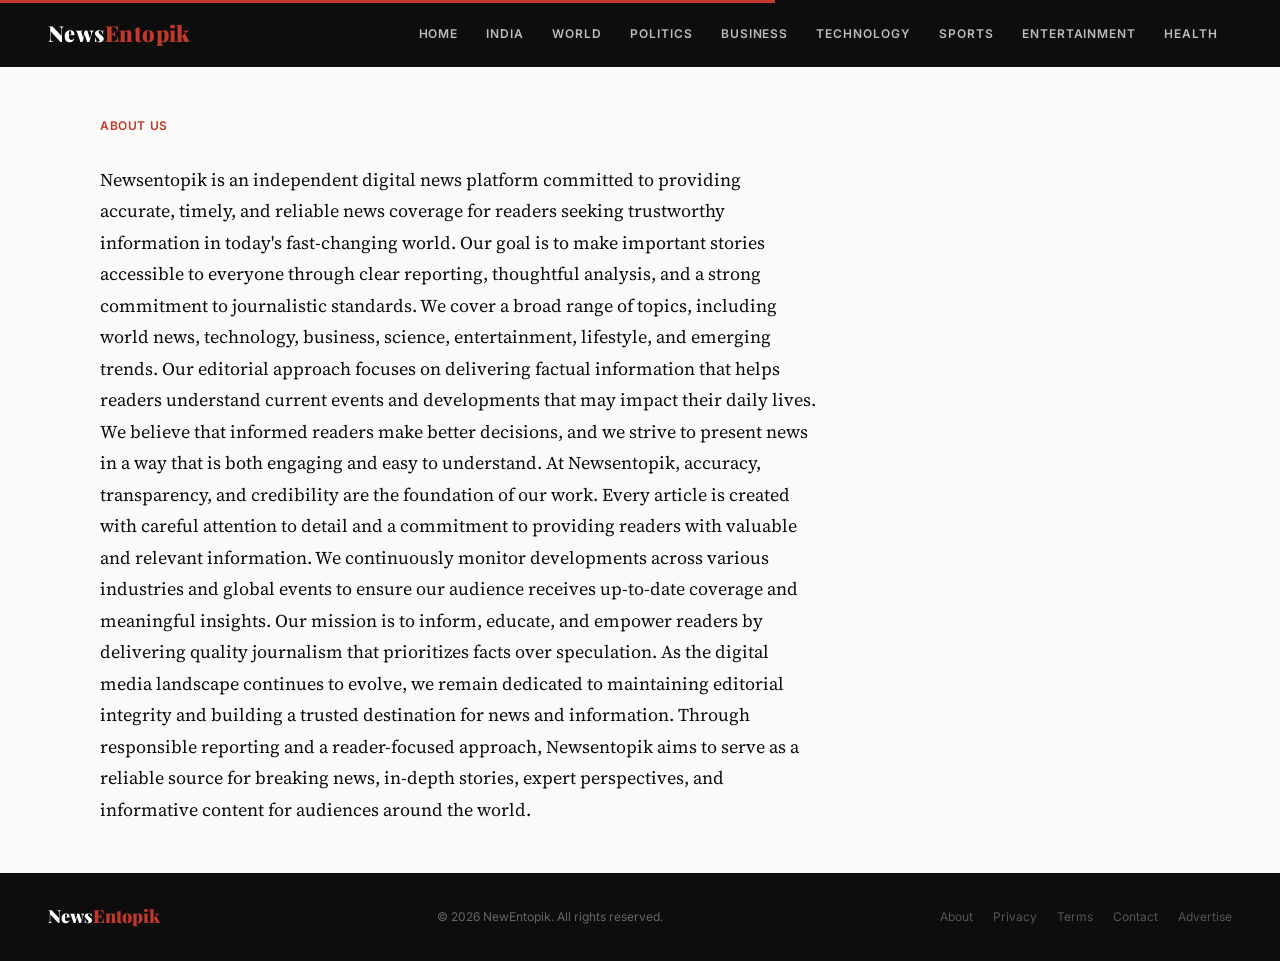
<file: about.html>
<!DOCTYPE html>
<html lang="en">
<head>
  <meta charset="UTF-8"/>
  <meta name="viewport" content="width=device-width, initial-scale=1.0"/>
  <title>ISRO's Next Moon Mission Cleared for 2027 — News Entopik</title>
  <link href="https://fonts.googleapis.com/css2?family=Playfair+Display:ital,wght@0,700;0,900;1,700&family=Source+Serif+4:ital,wght@0,300;0,400;0,600;1,400&family=Inter:wght@400;500;600;700&display=swap" rel="stylesheet"/>
  <link rel="stylesheet" href="assets/css/about.css"/>
</head>
<body>

<div id="progress-bar"></div>

<!-- ── TOP BAR ── -->
<header class="topbar">
  <div class="topbar-logo">News<span>Entopik</span></div>
  <nav class="topbar-nav">
    <a href="index.html">Home</a>
    <a href="india.html">India</a>
    <a href="world.html">World</a>
    <a href="politics.html">Politics</a>
    <a href="business.html">Business</a>
    <a href="technology.html">Technology</a>
    <a href="sports.html">Sports</a>
    <a href="entertainment.html">Entertainment</a>
    <a href="health.html">health</a>
</header>

<!-- ── ARTICLE + SIDEBAR ── -->
<div class="article-outer">

  <!-- MAIN ARTICLE -->
  <main class="article-main" id="article-main">

    <div class="breadcrumb">
      <a href="#">About us</a>
      <span class="sep"></span>
      <a href="#"></a>
      <span class="sep"></span>
      
    </div>


<p class="article-deck">

      <p>

Newsentopik is an independent digital news platform committed to providing accurate, timely, and reliable news coverage for readers seeking trustworthy information in today's fast-changing world. Our goal is to make important stories accessible to everyone through clear reporting, thoughtful analysis, and a strong commitment to journalistic standards.

We cover a broad range of topics, including world news, technology, business, science, entertainment, lifestyle, and emerging trends. Our editorial approach focuses on delivering factual information that helps readers understand current events and developments that may impact their daily lives. We believe that informed readers make better decisions, and we strive to present news in a way that is both engaging and easy to understand.

At Newsentopik, accuracy, transparency, and credibility are the foundation of our work. Every article is created with careful attention to detail and a commitment to providing readers with valuable and relevant information. We continuously monitor developments across various industries and global events to ensure our audience receives up-to-date coverage and meaningful insights.

Our mission is to inform, educate, and empower readers by delivering quality journalism that prioritizes facts over speculation. As the digital media landscape continues to evolve, we remain dedicated to maintaining editorial integrity and building a trusted destination for news and information. Through responsible reporting and a reader-focused approach, Newsentopik aims to serve as a reliable source for breaking news, in-depth stories, expert perspectives, and informative content for audiences around the world.
</p>

    </div>

   

    </div>
  </aside>

</div>


</section>

<!-- ── FOOTER ── -->
<footer>
  <div class="ft-logo">News<span>Entopik</span></div>
  <div>© 2026 NewEntopik. All rights reserved.</div>
  <div class="ft-links">
    <a href="about.html" class="active">About</a>
    <a href="privacy.html">Privacy</a>
    <a href="terms.html">Terms</a>
    <a href="contact.html">Contact</a>
    <a href="advertise.html">Advertise</a>
  </div>
</its predecessors, Chandrayaan-4 will not simply confirm the presence of water molecules on the lunar surface — a feat already accomplished by Chandrayaan-1's Moon Impact Probe in 2008 and bolstered by Chandrayaan-3's Pragyan rover in 2023. This time, the mission is designed to answer a far more operationally important question: how much water ice exists in usable concentrations, and at what depth does it begin?footer>

<script src="assets/js/about.js"defer></script>
</body>
</html>
</file>
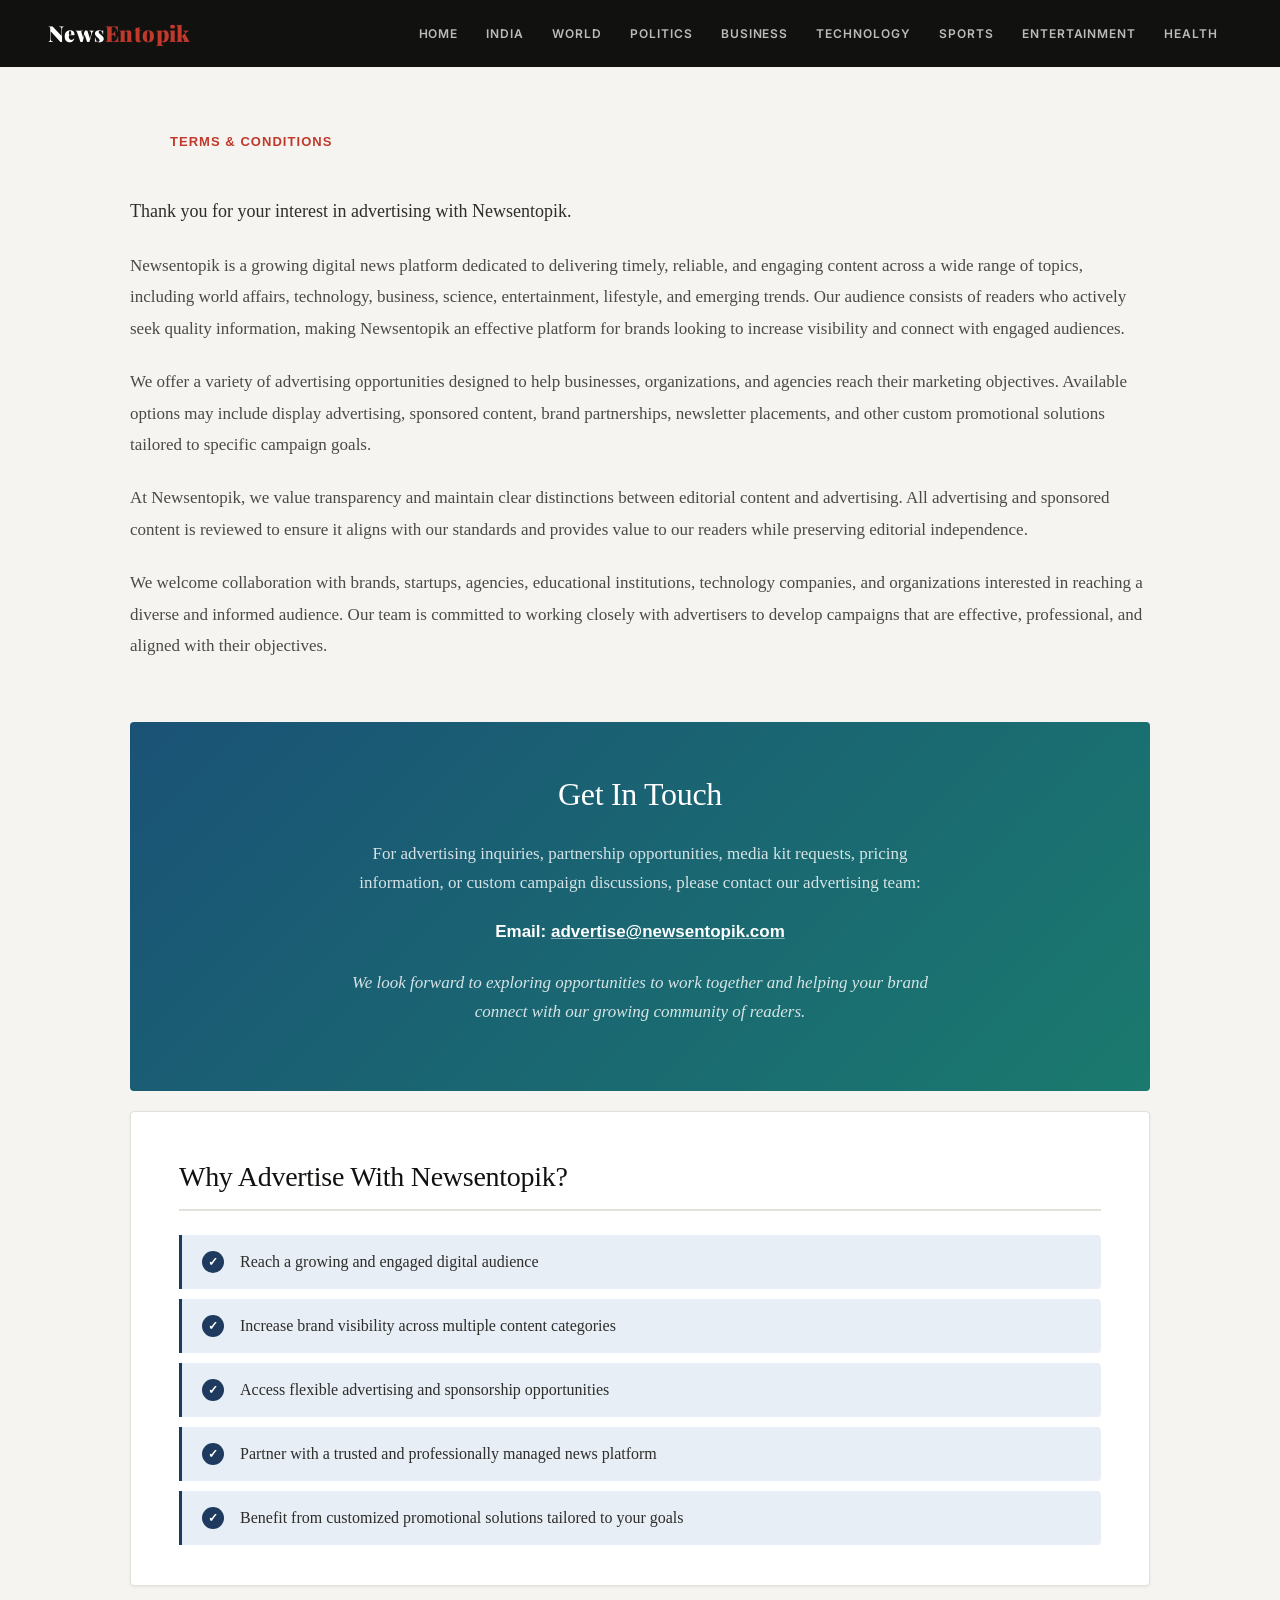
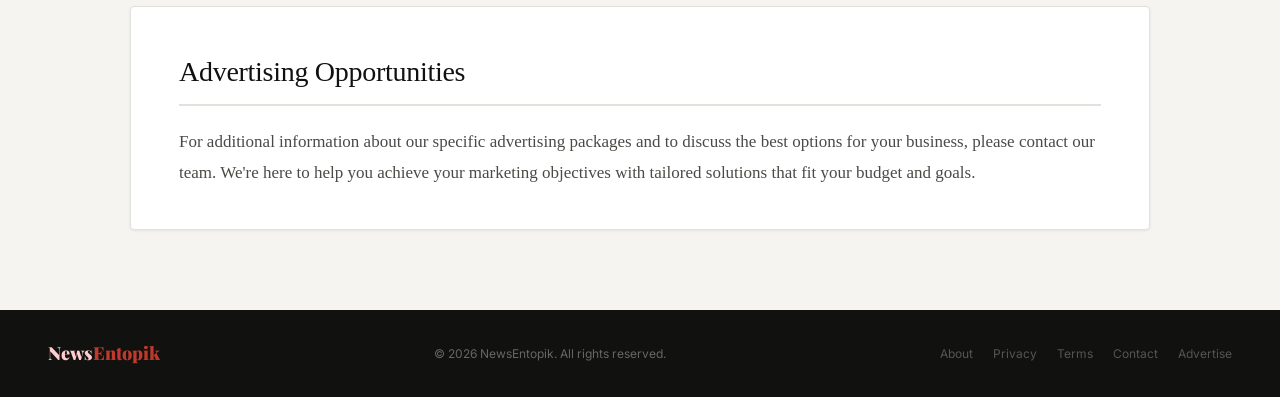
<file: advertise.html>
<!DOCTYPE html>
<html lang="en">
<head>
  <meta charset="UTF-8"/>
  <meta name="viewport" content="width=device-width, initial-scale=1.0"/>
  <title>ISRO's Next Moon Mission Cleared for 2027 — News Entopik</title>
  <link href="https://fonts.googleapis.com/css2?family=Playfair+Display:ital,wght@0,700;0,900;1,700&family=Source+Serif+4:ital,wght@0,300;0,400;0,600;1,400&family=Inter:wght@400;500;600;700&display=swap" rel="stylesheet"/>
  <link rel="stylesheet" href="assets/css/advertise.css"/>
</head>
<body>

<div id="progress-bar"></div>

<!-- ── TOP BAR ── -->
<header class="topbar">
  <div class="topbar-logo">News<span>Entopik</span></div>
  <nav class="topbar-nav">
    <a href="index.html">Home</a>
    <a href="india.html">India</a>
    <a href="world.html">World</a>
    <a href="politics.html">Politics</a>
    <a href="business.html">Business</a>
    <a href="technology.html">Technology</a>
    <a href="sports.html">Sports</a>
    <a href="entertainment.html">Entertainment</a>
    <a href="health.html">health</a>
    </nav>
</header>

<!-- ── ARTICLE + SIDEBAR ── -->
<div class="article-outer">

  <!-- MAIN ARTICLE -->
  <main class="article-main" id="article-main">

<div class="page-wrap">

 <header></header>

   <div class="breadcrumb">
        <span>TERMS &amp; CONDITIONS</span>
    </div>




<!-- ══ PAGE CONTENT ══ -->

  <!-- INTRO -->
  <div class="intro-card">
    <p>Thank you for your interest in advertising with Newsentopik.</p>
    <p>Newsentopik is a growing digital news platform dedicated to delivering timely, reliable, and engaging content across a wide range of topics, including world affairs, technology, business, science, entertainment, lifestyle, and emerging trends. Our audience consists of readers who actively seek quality information, making Newsentopik an effective platform for brands looking to increase visibility and connect with engaged audiences.</p>
    <p>We offer a variety of advertising opportunities designed to help businesses, organizations, and agencies reach their marketing objectives. Available options may include display advertising, sponsored content, brand partnerships, newsletter placements, and other custom promotional solutions tailored to specific campaign goals.</p>
    <p>At Newsentopik, we value transparency and maintain clear distinctions between editorial content and advertising. All advertising and sponsored content is reviewed to ensure it aligns with our standards and provides value to our readers while preserving editorial independence.</p>
    <p>We welcome collaboration with brands, startups, agencies, educational institutions, technology companies, and organizations interested in reaching a diverse and informed audience. Our team is committed to working closely with advertisers to develop campaigns that are effective, professional, and aligned with their objectives.</p>
  </div>

  <!-- GET IN TOUCH -->
  <div class="touch-card">
    <h2>Get In Touch</h2>
    <p>For advertising inquiries, partnership opportunities, media kit requests, pricing information, or custom campaign discussions, please contact our advertising team:</p>
    <div class="touch-email">Email: <a href="mailto:advertise@newsentopik.com">advertise@newsentopik.com</a></div>
    <p class="touch-closing">We look forward to exploring opportunities to work together and helping your brand connect with our growing community of readers.</p>
  </div>

  <!-- WHY ADVERTISE -->
  <div class="why-card">
    <h2>Why Advertise With Newsentopik?</h2>
    <hr class="section-rule"/>
    <ul class="check-list">
      <li class="check-item">
        <span class="check-icon">✓</span>
        Reach a growing and engaged digital audience
      </li>
      <li class="check-item">
        <span class="check-icon">✓</span>
        Increase brand visibility across multiple content categories
      </li>
      <li class="check-item">
        <span class="check-icon">✓</span>
        Access flexible advertising and sponsorship opportunities
      </li>
      <li class="check-item">
        <span class="check-icon">✓</span>
        Partner with a trusted and professionally managed news platform
      </li>
      <li class="check-item">
        <span class="check-icon">✓</span>
        Benefit from customized promotional solutions tailored to your goals
      </li>
    </ul>
  </div>

  <!-- ADVERTISING OPPORTUNITIES -->
  <div class="opps-card">
    <h2>Advertising Opportunities</h2>
    <hr class="section-rule"/>
    <p>For additional information about our specific advertising packages and to discuss the best options for your business, please contact our team. We're here to help you achieve your marketing objectives with tailored solutions that fit your budget and goals.</p>
  </div>

</div>

 <!-- ── FOOTER ── -->
  <footer>
    <div class="ft-logo">News<span>Entopik</span></div>
    <div>© 2026 NewsEntopik. All rights reserved.</div>
    <div class="ft-links">
      <a href="about.html">About</a>
      <a href="privacy.html">Privacy</a>
      <a href="terms.html">Terms</a>
      <a href="contact.html">Contact</a>
      <a href="advertise.html">Advertise</a>
    </div>
  </footer>

  <script src='assets/js/advertise.js'></script>

</body>
</html>
</file>
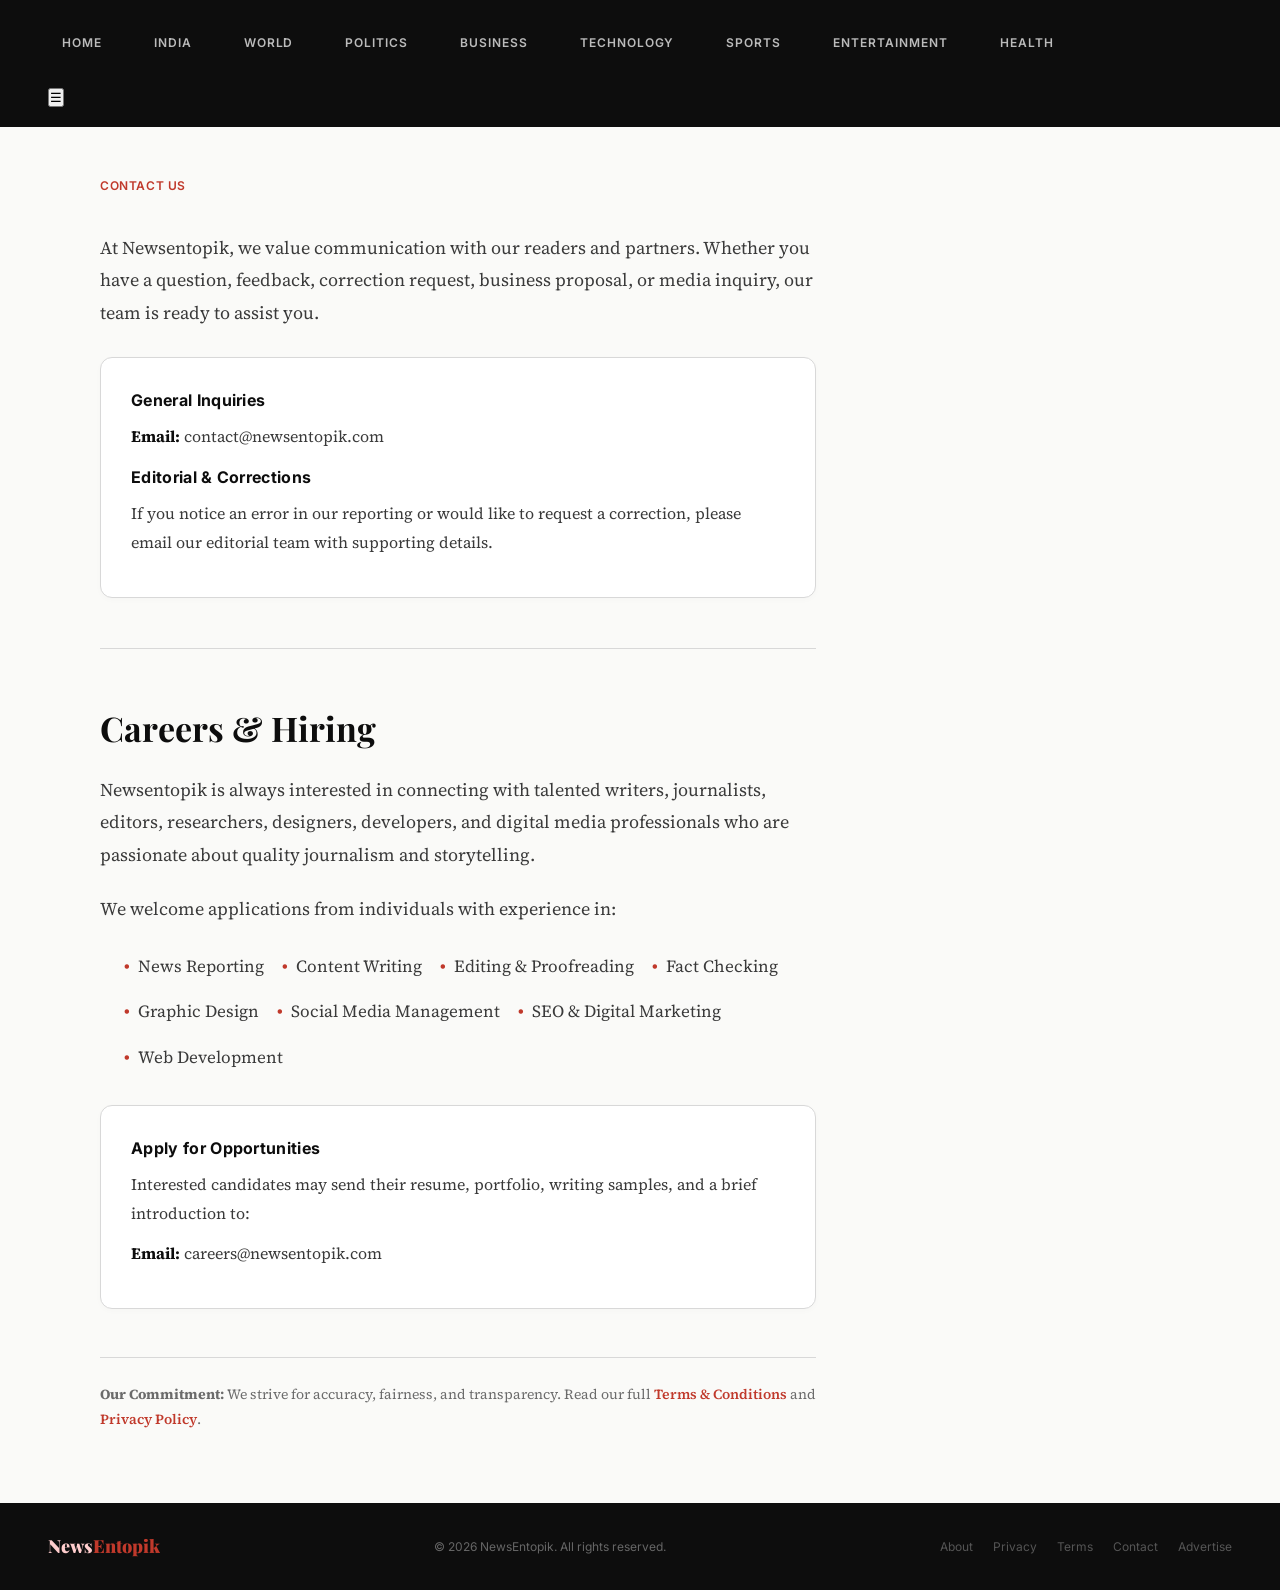
<file: contact.html>
<!DOCTYPE html>
<html lang="en">
<head>
  <meta charset="UTF-8" />
  <meta name="viewport" content="width=device-width, initial-scale=1.0" />
  <title>Contact · News Entopik</title>
  <!-- fonts -->
  <link href="https://fonts.googleapis.com/css2?family=Playfair+Display:ital,wght@0,700;0,900;1,700&family=Source+Serif+4:ital,wght@0,300;0,400;0,600;1,400&family=Inter:wght@400;500;600;700&display=swap" rel="stylesheet" />
  <link rel="stylesheet" href="assets/css/contact.css" />
</head>
<body>

  <div id="progress-bar"></div>

  <header class="topbar">

  <div class="topbar-logo">

  <nav class="topbar-nav" id="navMenu">
    <a href="index.html">Home</a>
    <a href="india.html">India</a>
    <a href="world.html">World</a>
    <a href="politics.html">Politics</a>
    <a href="business.html">Business</a>
    <a href="technology.html">Technology</a>
    <a href="sports.html">Sports</a>
    <a href="entertainment.html">Entertainment</a>
    <a href="health.html">Health</a>
  </nav>

  <button class="menu-btn" id="menuBtn">
    ☰
  </button>

</header>

  <!-- ── MAIN WRAPPER ── -->
  <div class="article-outer">

    <!-- MAIN CONTENT -->
    <main class="article-main" id="article-main">

      <div class="breadcrumb">
        <a href="contact.html">contact us</a>
        <span class="sep"></span>
      </div>


      <div class="about-content">


        <p>
          At Newsentopik, we value communication with our readers and
          partners. Whether you have a question, feedback, correction
          request, business proposal, or media inquiry, our team is
          ready to assist you.
        </p>

        <div class="contact-card">
          <h3>General Inquiries</h3>
          <p><strong>Email:</strong> contact@newsentopik.com</p>

          <h3>Editorial &amp; Corrections</h3>
          <p>
            If you notice an error in our reporting or would like to
            request a correction, please email our editorial team
            with supporting details.
          </p>
        </div>

        <hr>

        <h2>Careers &amp; Hiring</h2>

        <p>
          Newsentopik is always interested in connecting with talented
          writers, journalists, editors, researchers, designers,
          developers, and digital media professionals who are
          passionate about quality journalism and storytelling.
        </p>

        <p>
          We welcome applications from individuals with experience in:
        </p>

        <ul class="career-list">
          <li>News Reporting</li>
          <li>Content Writing</li>
          <li>Editing &amp; Proofreading</li>
          <li>Fact Checking</li>
          <li>Graphic Design</li>
          <li>Social Media Management</li>
          <li>SEO &amp; Digital Marketing</li>
          <li>Web Development</li>
        </ul>

        <div class="contact-card">
          <h3>Apply for Opportunities</h3>
          <p>
            Interested candidates may send their resume, portfolio,
            writing samples, and a brief introduction to:
          </p>
          <p>
            <strong>Email:</strong> careers@newsentopik.com
          </p>
        </div>

        <!-- small terms reference (from your screenshots) -->
        <div style="margin-top:48px;padding-top:24px;border-top:1px solid var(--rule);">
          <p style="font-size:14px;color:var(--ink-soft);">
            <strong>Our Commitment:</strong> We strive for accuracy, fairness, and transparency.
            Read our full <a href="terms.html" style="color:var(--accent);font-weight:600;">Terms &amp; Conditions</a>
            and <a href="privacy.html" style="color:var(--accent);font-weight:600;">Privacy Policy</a>.
          </p>
        </div>
      </div>

    </main>


    </aside>

  </div>

  <!-- ── FOOTER ── -->
  <footer>
    <div class="ft-logo">News<span>Entopik</span></div>
    <div>© 2026 NewsEntopik. All rights reserved.</div>
    <div class="ft-links">
      <a href="about.html">About</a>
      <a href="privacy.html">Privacy</a>
      <a href="terms.html">Terms</a>
      <a href="contact.html">Contact</a>
      <a href="advertise.html">Advertise</a>
    </div>
  </footer>

  <script src='assets/js/contact.js'></script>

</body>
</html>
</file>
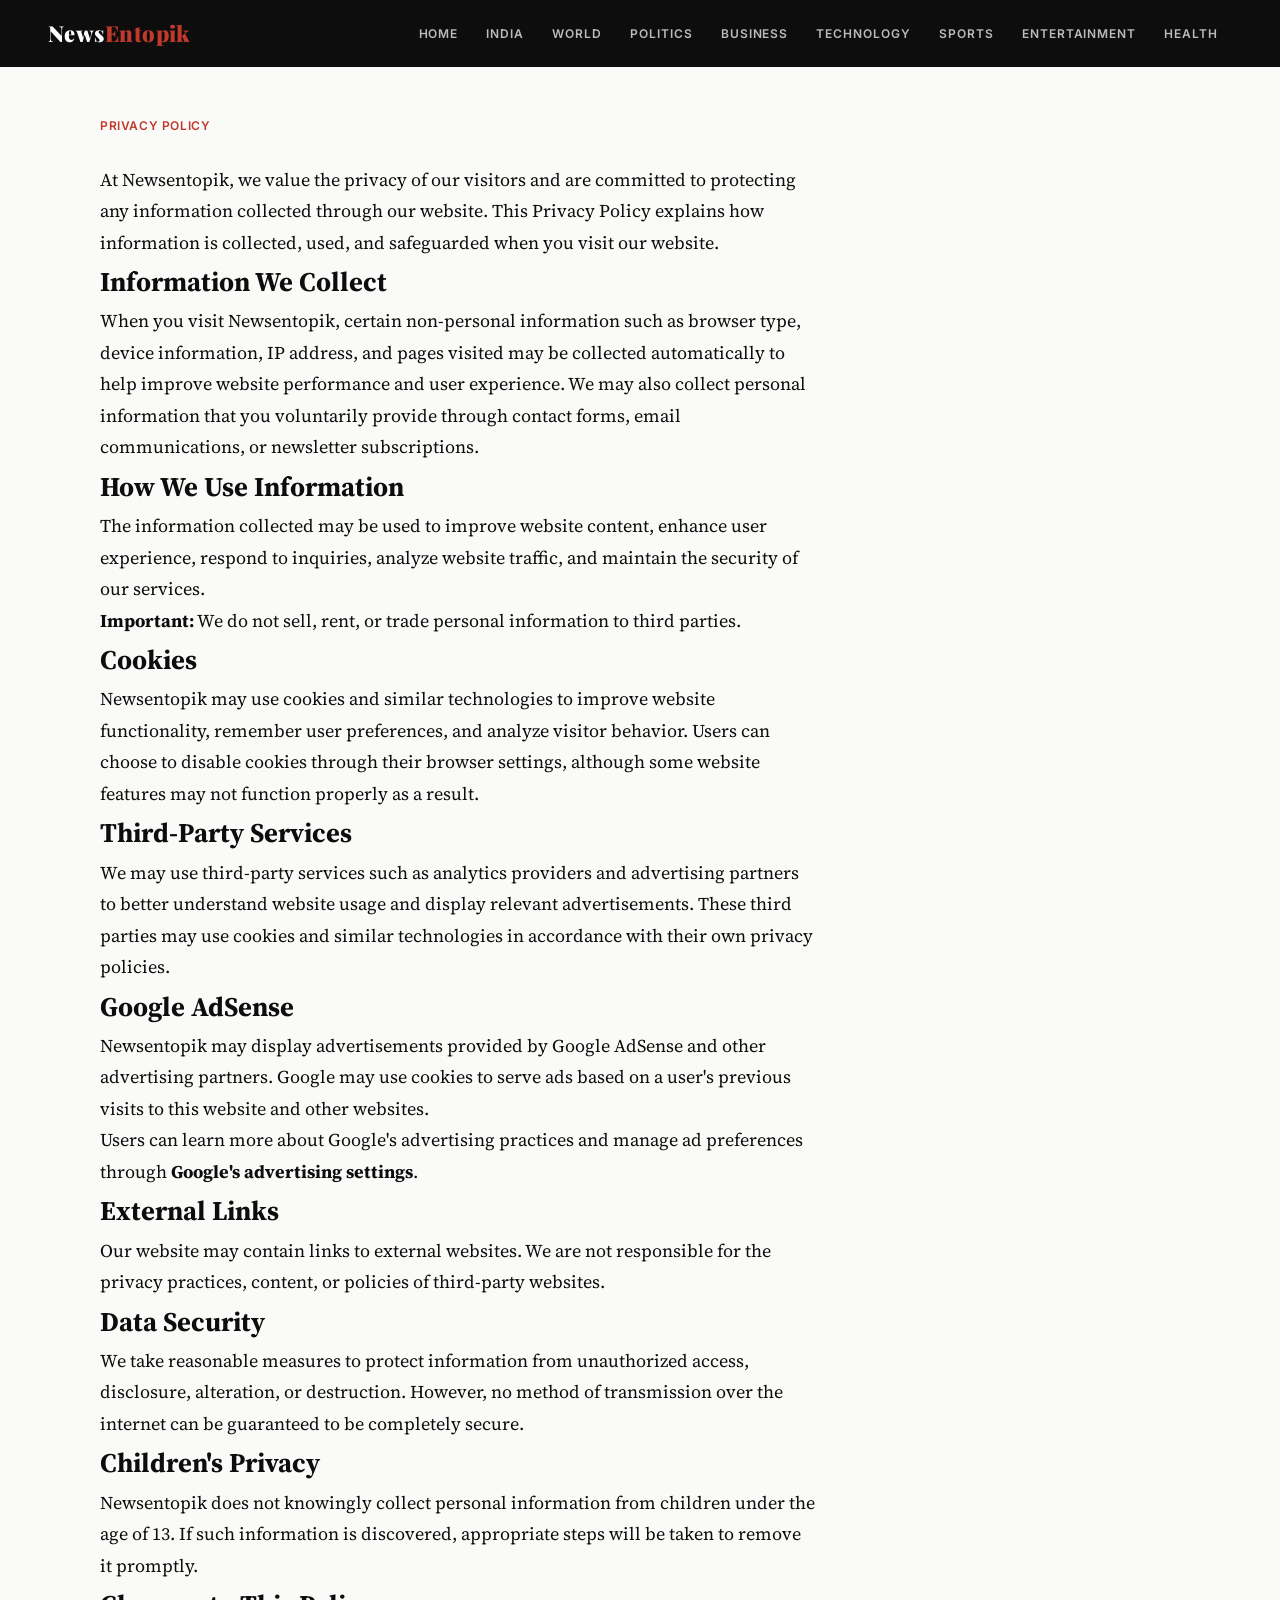
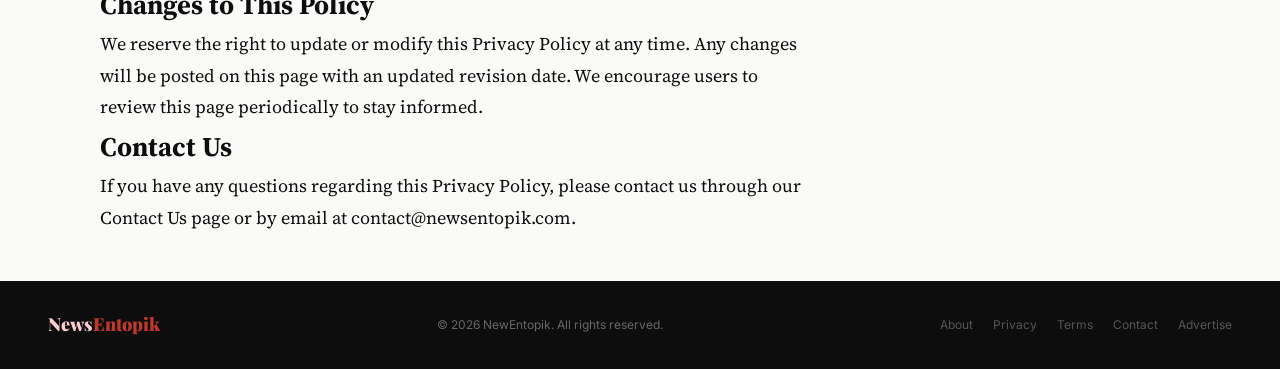
<file: privacy.html>
<!DOCTYPE html>
<html lang="en">
<head>
  <meta charset="UTF-8"/>
  <meta name="viewport" content="width=device-width, initial-scale=1.0"/>
  <title>ISRO's Next Moon Mission Cleared for 2027 — News Entopik</title>
  <link href="https://fonts.googleapis.com/css2?family=Playfair+Display:ital,wght@0,700;0,900;1,700&family=Source+Serif+4:ital,wght@0,300;0,400;0,600;1,400&family=Inter:wght@400;500;600;700&display=swap" rel="stylesheet"/>
  <link rel="stylesheet" href="assets/css/privacy.css"/>
</head>
<body>

<div id="progress-bar"></div>

<!-- ── TOP BAR ── -->
<header class="topbar">
  <div class="topbar-logo">News<span>Entopik</span></div>
  <nav class="topbar-nav">
    <a href="index.html">Home</a>
    <a href="india.html">India</a>
    <a href="world.html">World</a>
    <a href="politics.html">Politics</a>
    <a href="business.html">Business</a>
    <a href="technology.html">Technology</a>
    <a href="sports.html">Sports</a>
    <a href="entertainment.html">Entertainment</a>
    <a href="health.html">health</a>
</header>

<!-- ── ARTICLE + SIDEBAR ── -->
<div class="article-outer">

  <!-- MAIN ARTICLE -->
  <main class="article-main" id="article-main">

    <div class="breadcrumb">
      <a href="privacy.html">privacy policy</a>
      <span class="sep"></span>
      <a href="#"></a>
      <span class="sep"></span>
      
    </div>


<p class="article-deck">

    <!-- MAIN CONTENT -->
<div class="content-wrap">

  <!-- LEFT: Policy Text -->
  <main class="policy-content">

    <div class="policy-intro">
      <p>At Newsentopik, we value the privacy of our visitors and are committed to protecting any information collected through our website. This Privacy Policy explains how information is collected, used, and safeguarded when you visit our website.</p>
    </div>

   <!-- 1 -->
    <div class="policy-section" id="sec-1">
      <div class="policy-section-header">
        
        <h2>Information We Collect</h2>
      </div>
      <p>When you visit Newsentopik, certain non-personal information such as browser type, device information, IP address, and pages visited may be collected automatically to help improve website performance and user experience. We may also collect personal information that you voluntarily provide through contact forms, email communications, or newsletter subscriptions.</p>
    </div>

    <!-- 2 -->
    <div class="policy-section" id="sec-2">
      <div class="policy-section-header">
        
        <h2>How We Use Information</h2>
      </div>
      <p>The information collected may be used to improve website content, enhance user experience, respond to inquiries, analyze website traffic, and maintain the security of our services.</p>
      <div class="highlight-box">
        <strong>Important:</strong> We do not sell, rent, or trade personal information to third parties.
      </div>
    </div>

    <!-- 3 -->
    <div class="policy-section" id="sec-3">
      <div class="policy-section-header">
        
        <h2>Cookies</h2>
      </div>
      <p>Newsentopik may use cookies and similar technologies to improve website functionality, remember user preferences, and analyze visitor behavior. Users can choose to disable cookies through their browser settings, although some website features may not function properly as a result.</p>
    </div>

    <!-- 4 -->
    <div class="policy-section" id="sec-4">
      <div class="policy-section-header">
        
        <h2>Third-Party Services</h2>
      </div>
      <p>We may use third-party services such as analytics providers and advertising partners to better understand website usage and display relevant advertisements. These third parties may use cookies and similar technologies in accordance with their own privacy policies.</p>
    </div>

    <!-- 5 -->
    <div class="policy-section" id="sec-5">
      <div class="policy-section-header">
        
        <h2>Google AdSense</h2>
      </div>
      <p>Newsentopik may display advertisements provided by Google AdSense and other advertising partners. Google may use cookies to serve ads based on a user's previous visits to this website and other websites.</p>
      <div class="highlight-box">
        Users can learn more about Google's advertising practices and manage ad preferences through <strong>Google's advertising settings</strong>.
      </div>
    </div>

    <!-- 6 -->
    <div class="policy-section" id="sec-6">
      <div class="policy-section-header">
        
        <h2>External Links</h2>
      </div>
      <p>Our website may contain links to external websites. We are not responsible for the privacy practices, content, or policies of third-party websites.</p>
    </div>

    <!-- 7 -->
    <div class="policy-section" id="sec-7">
      <div class="policy-section-header">
        
        <h2>Data Security</h2>
      </div>
      <p>We take reasonable measures to protect information from unauthorized access, disclosure, alteration, or destruction. However, no method of transmission over the internet can be guaranteed to be completely secure.</p>
    </div>

    <!-- 8 -->
    <div class="policy-section" id="sec-8">
      <div class="policy-section-header">
        
        <h2>Children's Privacy</h2>
      </div>
      <p>Newsentopik does not knowingly collect personal information from children under the age of 13. If such information is discovered, appropriate steps will be taken to remove it promptly.</p>
    </div>

    <!-- 9 -->
    <div class="policy-section" id="sec-9">
      <div class="policy-section-header">
        
        <h2>Changes to This Policy</h2>
      </div>
      <p>We reserve the right to update or modify this Privacy Policy at any time. Any changes will be posted on this page with an updated revision date. We encourage users to review this page periodically to stay informed.</p>
    </div>

    <!-- 10 -->
    <div class="policy-section" id="sec-10">
      <div class="policy-section-header">
        <div class="section-num"></div>
        <h2>Contact Us</h2>
      </div>
      <p>If you have any questions regarding this Privacy Policy, please contact us through our <a href="#" class="contact-link">Contact Us page</a> or by email at <a href="mailto:contact@newsentopik.com" class="contact-link">contact@newsentopik.com</a>.</p>
    </div>

  </main>

    </div>
  </aside>

</div>


</section>

<!-- ── FOOTER ── -->
<footer>
  <div class="ft-logo">News<span>Entopik</span></div>
  <div>© 2026 NewEntopik. All rights reserved.</div>
  <div class="ft-links">
    <a href="about.html" class="active">About</a>
    <a href="privacy.html">Privacy</a>
    <a href="terms.html">Terms</a>
    <a href="contact.html">Contact</a>
    <a href="advertise.html">Advertise</a>
  </div>
</its predecessors, Chandrayaan-4 will not simply confirm the presence of water molecules on the lunar surface — a feat already accomplished by Chandrayaan-1's Moon Impact Probe in 2008 and bolstered by Chandrayaan-3's Pragyan rover in 2023. This time, the mission is designed to answer a far more operationally important question: how much water ice exists in usable concentrations, and at what depth does it begin?footer>

<script src="assets/js/privacy.js"defer></script>
</body>
</html>
</file>
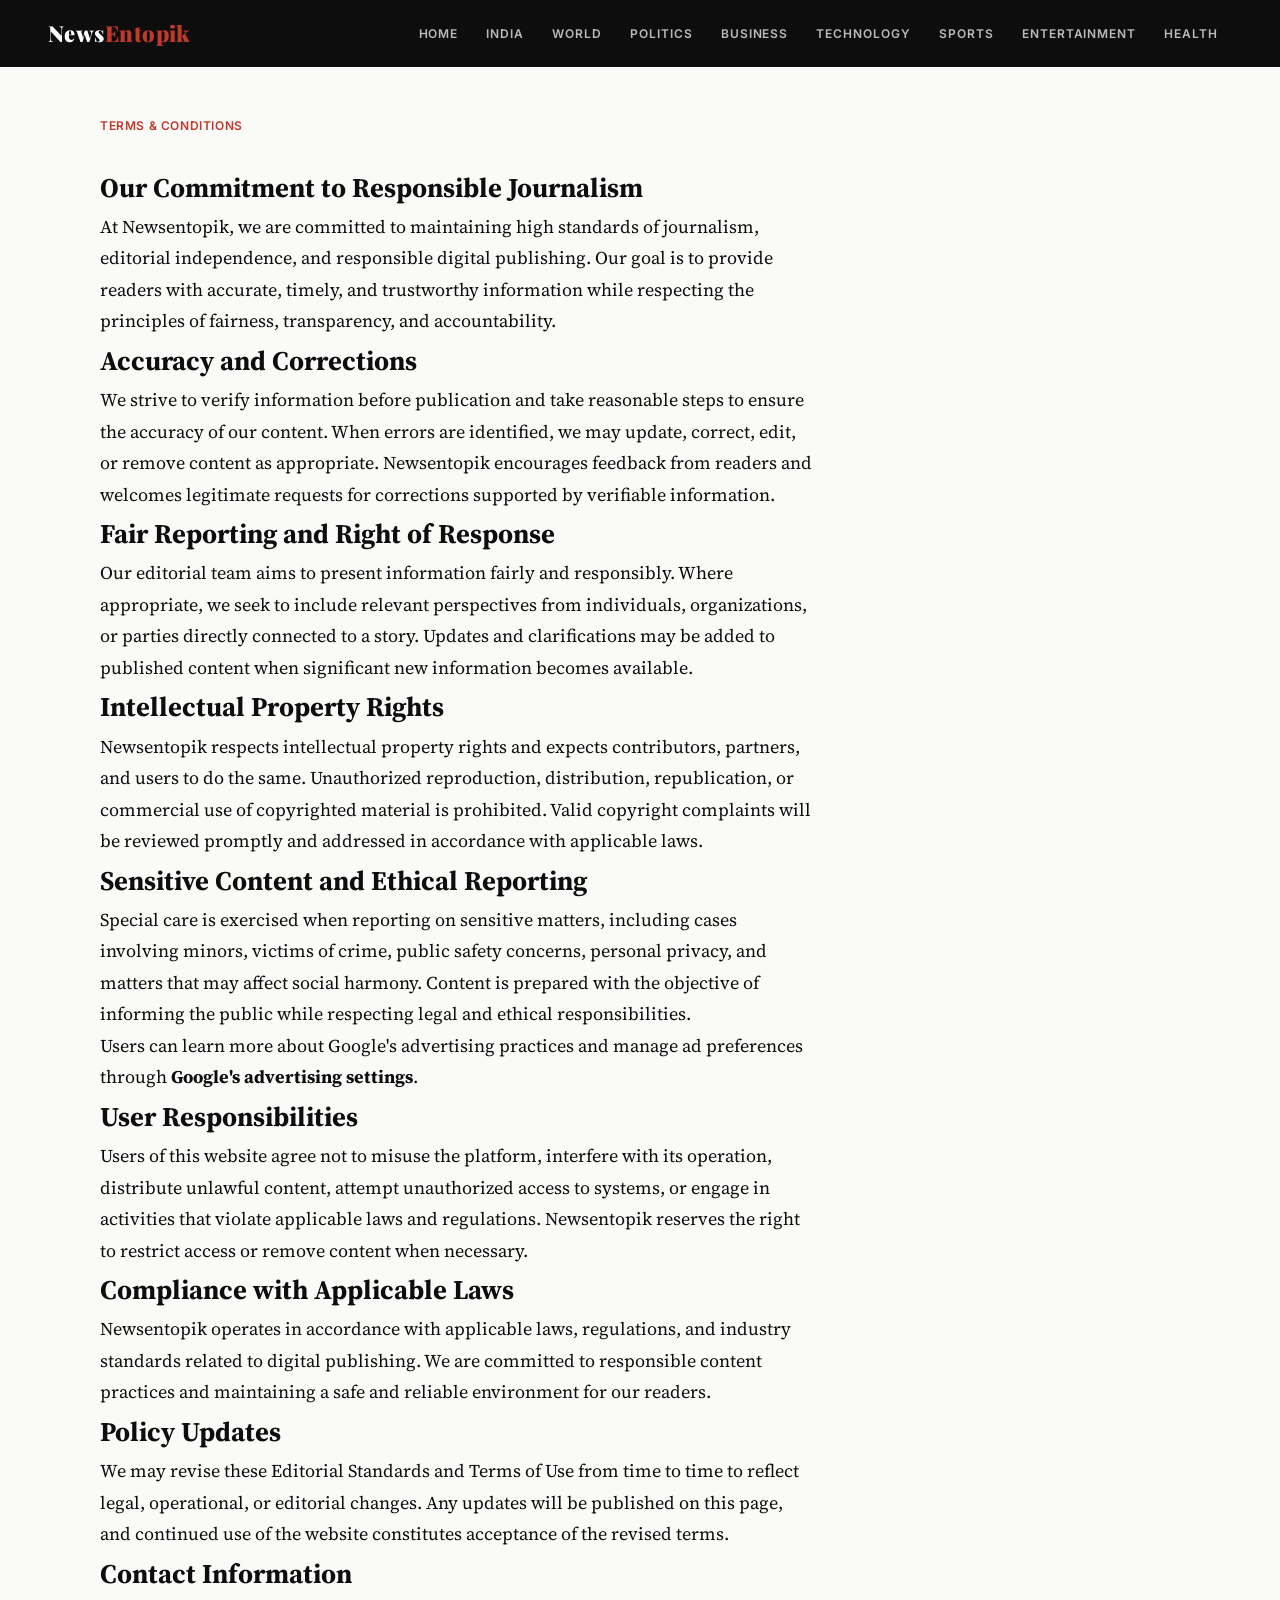
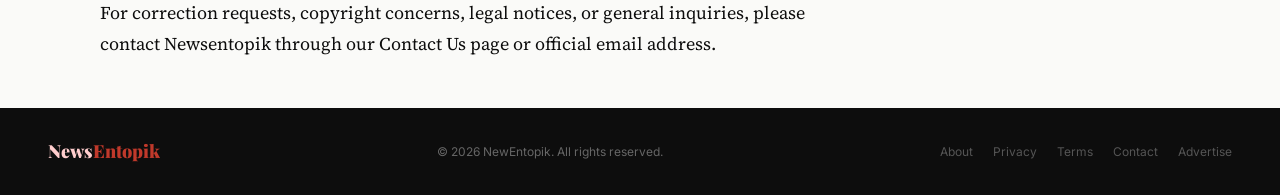
<file: terms.html>
<!DOCTYPE html>
<html lang="en">
<head>
  <meta charset="UTF-8"/>
  <meta name="viewport" content="width=device-width, initial-scale=1.0"/>
  <title>ISRO's Next Moon Mission Cleared for 2027 — News Entopik</title>
  <link href="https://fonts.googleapis.com/css2?family=Playfair+Display:ital,wght@0,700;0,900;1,700&family=Source+Serif+4:ital,wght@0,300;0,400;0,600;1,400&family=Inter:wght@400;500;600;700&display=swap" rel="stylesheet"/>
  <link rel="stylesheet" href="assets/css/terms.css"/>
</head>
<body>

<div id="progress-bar"></div>

<!-- ── TOP BAR ── -->
<header class="topbar">
  <div class="topbar-logo">News<span>Entopik</span></div>
  <nav class="topbar-nav">
    <a href="index.html">Home</a>
    <a href="india.html">India</a>
    <a href="world.html">World</a>
    <a href="politics.html">Politics</a>
    <a href="business.html">Business</a>
    <a href="technology.html">Technology</a>
    <a href="sports.html">Sports</a>
    <a href="entertainment.html">Entertainment</a>
    <a href="health.html">Health</a>
</header>

<!-- ── ARTICLE + SIDEBAR ── -->
<div class="article-outer">

  <!-- MAIN ARTICLE -->
  <main class="article-main" id="article-main">

    <div class="breadcrumb">
      <a href="#">terms & conditions</a>
      <span class="sep"></span>
      <a href="#"></a>
      <span class="sep"></span>
      
    </div>


<p class="article-deck">

    <!-- MAIN CONTENT -->
<div class="content-wrap">

  <!-- LEFT: Policy Text -->
  <main class="policy-content">



   <!-- 1 -->
    <div class="policy-section" id="sec-1">
      <div class="policy-section-header">
        
        <h2>Our Commitment to Responsible Journalism</h2>
      </div>
      <p>At Newsentopik, we are committed to maintaining high standards of journalism, editorial independence, and responsible digital publishing. Our goal is to provide readers with accurate, timely, and trustworthy information while respecting the principles of fairness, transparency, and accountability.</p>
    </div>

    <!-- 2 -->
    <div class="policy-section" id="sec-2">
      <div class="policy-section-header">
        
        <h2>Accuracy and Corrections</h2>
      </div>
      <p>We strive to verify information before publication and take reasonable steps to ensure the accuracy of our content. When errors are identified, we may update, correct, edit, or remove content as appropriate. Newsentopik encourages feedback from readers and welcomes legitimate requests for corrections supported by verifiable information.</p>
      <div class="highlight-box">
      </div>
    </div>

    <!-- 3 -->
    <div class="policy-section" id="sec-3">
      <div class="policy-section-header">
        
        <h2>Fair Reporting and Right of Response</h2>
      </div>
      <p>Our editorial team aims to present information fairly and responsibly. Where appropriate, we seek to include relevant perspectives from individuals, organizations, or parties directly connected to a story. Updates and clarifications may be added to published content when significant new information becomes available.</p>
        
    </div>

    <!-- 4 -->
    <div class="policy-section" id="sec-4">
      <div class="policy-section-header">
        
        <h2>Intellectual Property Rights</h2>
      </div>
      <p>Newsentopik respects intellectual property rights and expects contributors, partners, and users to do the same. Unauthorized reproduction, distribution, republication, or commercial use of copyrighted material is prohibited. Valid copyright complaints will be reviewed promptly and addressed in accordance with applicable laws.</p>
    </div>

    <!-- 5 -->
    <div class="policy-section" id="sec-5">
      <div class="policy-section-header">
        
        <h2>Sensitive Content and Ethical Reporting</h2>
      </div>
      <p>Special care is exercised when reporting on sensitive matters, including cases involving minors, victims of crime, public safety concerns, personal privacy, and matters that may affect social harmony. Content is prepared with the objective of informing the public while respecting legal and ethical responsibilities.</p>
      <div class="highlight-box">
        Users can learn more about Google's advertising practices and manage ad preferences through <strong>Google's advertising settings</strong>.
      </div>
    </div>

    <!-- 6 -->
    <div class="policy-section" id="sec-6">
      <div class="policy-section-header">
        
        <h2>User Responsibilities</h2>
      </div>
      <p>Users of this website agree not to misuse the platform, interfere with its operation, distribute unlawful content, attempt unauthorized access to systems, or engage in activities that violate applicable laws and regulations. Newsentopik reserves the right to restrict access or remove content when necessary.</p>
    </div>

    <!-- 7 -->
    <div class="policy-section" id="sec-7">
      <div class="policy-section-header">
        
        <h2>Compliance with Applicable Laws</h2>
      </div>
      <p>Newsentopik operates in accordance with applicable laws, regulations, and industry standards related to digital publishing. We are committed to responsible content practices and maintaining a safe and reliable environment for our readers.</p>
    </div>

    <!-- 8 -->
    <div class="policy-section" id="sec-8">
      <div class="policy-section-header">
        
        <h2>Policy Updates</h2>
      </div>
      <p>We may revise these Editorial Standards and Terms of Use from time to time to reflect legal, operational, or editorial changes. Any updates will be published on this page, and continued use of the website constitutes acceptance of the revised terms.</p>
    </div>

    <!-- 9 -->
    <div class="policy-section" id="sec-9">
      <div class="policy-section-header">
        
        <h2>Contact Information</h2>
      </div>
      <p>For correction requests, copyright concerns, legal notices, or general inquiries, please contact Newsentopik through our Contact Us page or official email address.</p>
    </div>


  </main>

    </div>
  </aside>

</div>


</section>

<!-- ── FOOTER ── -->
<footer>
  <div class="ft-logo">News<span>Entopik</span></div>
  <div>© 2026 NewEntopik. All rights reserved.</div>
  <div class="ft-links">
    <a href="about.html" class="active">About</a>
    <a href="privacy.html">Privacy</a>
    <a href="terms.html">Terms</a>
    <a href="contact.html">Contact</a>
    <a href="advertise.html">Advertise</a>
  </div>
</its predecessors, Chandrayaan-4 will not simply confirm the presence of water molecules on the lunar surface — a feat already accomplished by Chandrayaan-1's Moon Impact Probe in 2008 and bolstered by Chandrayaan-3's Pragyan rover in 2023. This time, the mission is designed to answer a far more operationally important question: how much water ice exists in usable concentrations, and at what depth does it begin?footer>

<script src="assets/js/terms.js"defer></script>
</body>
</html>
</file>
<file: assets/css/about.css>
*, *::before, *::after { box-sizing: border-box; margin: 0; padding: 0; }

    :root {
      --ink:       #0d0d0d;
      --ink-mid:   #3a3a3a;
      --ink-soft:  #6b6b6b;
      --ink-muted: #9a9a9a;
      --rule:      #d8d8d8;
      --paper:     #fafaf8;
      --accent:    #c0392b;
      --accent-dk: #962d22;
      --tag-bg:    #f0f0ee;
      --link:      #1a5276;
    }

    html { scroll-behavior: smooth; }

    body {
      background: var(--paper);
      color: var(--ink);
      font-family: 'Source Serif 4', Georgia, serif;
      font-size: 18px;
      line-height: 1.75;
    }

    a { color: inherit; text-decoration: none; }

    /* ── TOP BAR ── */
    .topbar {
      background: var(--ink);
      display: flex;
      align-items: center;
      justify-content: space-between;
      padding: 0 48px;
    }
    .topbar-logo {
      font-family: 'Playfair Display', serif;
      font-size: 22px;
      font-weight: 900;
      color: #fff;
      letter-spacing: 0.02em;
      padding: 14px 0;
    }
    .topbar-logo span { color: var(--accent); }
    .topbar-nav { display: flex; gap: 0; }
    .topbar-nav a {
      font-family: 'Inter', sans-serif;
      font-size: 12px;
      font-weight: 600;
      letter-spacing: 0.08em;
      text-transform: uppercase;
      color: #bbb;
      padding: 18px 14px;
      transition: color .2s;
    }
    .topbar-nav a:hover, .topbar-nav a.active { color: #fff; }
    .topbar-nav a.active { border-bottom: 2px solid var(--accent); }

    /* ── PROGRESS BAR ── */
    #progress-bar {
      position: fixed;
      top: 0; left: 0;
      height: 3px;
      width: 0%;
      background: var(--accent);
      z-index: 999;
      transition: width .1s linear;
    }

    /* ── ARTICLE WRAPPER ── */
    .article-outer {
      max-width: 1160px;
      margin: 0 auto;
      padding: 48px 40px;
      display: grid;
      grid-template-columns: 1fr 300px;
      gap: 64px;
    }

    /* ── ARTICLE MAIN ── */
    .article-main { min-width: 0; }

    /* Breadcrumb */
    .breadcrumb {
      font-family: 'Inter', sans-serif;
      font-size: 12px;
      color: var(--ink-muted);
      letter-spacing: 0.05em;
      margin-bottom: 18px;
      display: flex;
      align-items: center;
      gap: 6px;
    }
    .breadcrumb a { color: var(--accent); font-weight: 600; text-transform: uppercase; }
    .breadcrumb .sep { color: var(--rule); }

    /* Category Tag */
    .article-section-label {
      font-family: 'Inter', sans-serif;
      font-size: 11px;
      font-weight: 700;
      letter-spacing: 0.12em;
      text-transform: uppercase;
      color: #fff;
      background: var(--accent);
      display: inline-block;
      padding: 4px 10px;
      margin-bottom: 20px;
    }

    /* Headline */
    .article-headline {
      font-family: 'Playfair Display', serif;
      font-size: 46px;
      font-weight: 900;
      line-height: 1.1;
      color: var(--ink);
      margin-bottom: 20px;
      letter-spacing: -0.01em;
    }

    /* Deck / Sub-headline */
    .article-deck {
      font-family: 'Source Serif 4', serif;
      font-size: 20px;
      font-weight: 300;
      color: var(--ink-mid);
      line-height: 1.55;
      margin-bottom: 28px;
      border-left: 3px solid var(--accent);
      padding-left: 18px;
    }

    /* Meta row */
    .article-meta {
      display: flex;
      align-items: center;
      gap: 0;
      flex-wrap: wrap;
      border-top: 1px solid var(--rule);
      border-bottom: 1px solid var(--rule);
      padding: 14px 0;
      margin-bottom: 28px;
    }
    .meta-author-block { display: flex; align-items: center; gap: 10px; margin-right: 24px; }
    .meta-avatar {
      width: 40px; height: 40px;
      border-radius: 50%;
      background: linear-gradient(135deg, #4a90d9, #1a5276);
      display: flex; align-items: center; justify-content: center;
      color: #fff;
      font-family: 'Inter', sans-serif;
      font-weight: 700;
      font-size: 14px;
      flex-shrink: 0;
    }
    .meta-author-name {
      font-family: 'Inter', sans-serif;
      font-size: 14px;
      font-weight: 600;
      color: var(--ink);
    }
    .meta-author-role {
      font-family: 'Inter', sans-serif;
      font-size: 12px;
      color: var(--ink-soft);
    }
    .meta-divider {
      width: 1px; height: 32px;
      background: var(--rule);
      margin: 0 20px;
    }
    .meta-info {
      font-family: 'Inter', sans-serif;
      font-size: 13px;
      color: var(--ink-soft);
      display: flex;
      flex-direction: column;
      gap: 2px;
    }
    .meta-info strong { color: var(--ink-mid); font-weight: 500; }

    .meta-share {
      margin-left: auto;
      display: flex;
      align-items: center;
      gap: 8px;
    }
    .share-btn {
      font-family: 'Inter', sans-serif;
      font-size: 12px;
      font-weight: 600;
      letter-spacing: 0.05em;
      text-transform: uppercase;
      padding: 7px 14px;
      border: 1px solid var(--rule);
      cursor: pointer;
      background: #fff;
      color: var(--ink-mid);
      transition: background .15s, color .15s;
    }
    .share-btn:hover { background: var(--ink); color: #fff; border-color: var(--ink); }
    .share-btn.primary { background: var(--accent); color: #fff; border-color: var(--accent); }
    .share-btn.primary:hover { background: var(--accent-dk); border-color: var(--accent-dk); }

    /* Hero image */
    .hero-figure {
      margin-bottom: 36px;
      position: relative;
    }
    .hero-figure img {
      width: 100%;
      height: 480px;
      object-fit: cover;
      display: block;
    }
    .hero-caption {
      font-family: 'Inter', sans-serif;
      font-size: 12px;
      color: var(--ink-muted);
      padding: 8px 0 0;
      border-top: 1px solid var(--rule);
      margin-top: 10px;
    }
    .hero-caption em { font-style: normal; color: var(--ink-soft); }

    /* Article body text */
    .article-body { max-width: 680px; }

    .article-body p {
      font-size: 18px;
      line-height: 1.8;
      color: var(--ink-mid);
      margin-bottom: 26px;
    }
    .article-body p:first-child::first-letter {
      font-family: 'Playfair Display', serif;
      font-size: 72px;
      font-weight: 900;
      float: left;
      line-height: 0.8;
      margin: 8px 12px 0 0;
      color: var(--ink);
    }

    .article-body h2 {
      font-family: 'Playfair Display', serif;
      font-size: 28px;
      font-weight: 700;
      color: var(--ink);
      margin: 44px 0 18px;
      line-height: 1.2;
    }

    .article-body h3 {
      font-family: 'Inter', sans-serif;
      font-size: 15px;
      font-weight: 700;
      letter-spacing: 0.08em;
      text-transform: uppercase;
      color: var(--ink);
      margin: 36px 0 14px;
    }

    /* Pull Quote */
    .pull-quote {
      border-left: 4px solid var(--accent);
      margin: 40px 0;
      padding: 20px 28px;
      background: #fff;
    }
    .pull-quote p {
      font-family: 'Playfair Display', serif;
      font-size: 24px;
      font-weight: 700;
      font-style: italic;
      color: var(--ink);
      line-height: 1.4;
      margin-bottom: 12px !important;
    }
    .pull-quote cite {
      font-family: 'Inter', sans-serif;
      font-size: 13px;
      color: var(--ink-soft);
      font-style: normal;
      letter-spacing: 0.04em;
    }

    /* Key Facts box */
    .key-facts {
      background: #fff;
      border: 1px solid var(--rule);
      border-top: 3px solid var(--ink);
      padding: 24px 28px;
      margin: 40px 0;
    }
    .key-facts h4 {
      font-family: 'Inter', sans-serif;
      font-size: 11px;
      font-weight: 700;
      letter-spacing: 0.12em;
      text-transform: uppercase;
      color: var(--ink-soft);
      margin-bottom: 16px;
    }
    .key-facts ul {
      list-style: none;
      display: flex;
      flex-direction: column;
      gap: 12px;
    }
    .key-facts li {
      font-family: 'Source Serif 4', serif;
      font-size: 15px;
      color: var(--ink-mid);
      line-height: 1.5;
      display: flex;
      gap: 10px;
      align-items: flex-start;
    }
    .key-facts li::before {
      content: '→';
      color: var(--accent);
      font-size: 14px;
      flex-shrink: 0;
      margin-top: 1px;
    }

    /* Inline data stat */
    .stat-inline {
      display: inline-block;
      background: var(--tag-bg);
      border-left: 3px solid var(--accent);
      padding: 2px 8px;
      font-family: 'Inter', sans-serif;
      font-size: 15px;
      font-weight: 700;
      color: var(--ink);
      margin: 0 2px;
    }

    /* Mid-article image */
    .mid-figure {
      margin: 40px 0;
    }
    .mid-figure img {
      width: 100%;
      height: 300px;
      object-fit: cover;
      display: block;
    }
    .mid-figure figcaption {
      font-family: 'Inter', sans-serif;
      font-size: 12px;
      color: var(--ink-muted);
      padding: 8px 0 0;
      border-top: 1px solid var(--rule);
      margin-top: 8px;
    }

    /* Tags footer */
    .article-tags {
      display: flex;
      flex-wrap: wrap;
      gap: 8px;
      margin-top: 48px;
      padding-top: 24px;
      border-top: 1px solid var(--rule);
    }
    .article-tags .tag-label {
      font-family: 'Inter', sans-serif;
      font-size: 12px;
      font-weight: 700;
      letter-spacing: 0.08em;
      text-transform: uppercase;
      color: var(--ink-soft);
      align-self: center;
      margin-right: 4px;
    }
    .article-tags a {
      font-family: 'Inter', sans-serif;
      font-size: 12px;
      font-weight: 600;
      background: var(--tag-bg);
      color: var(--ink-mid);
      padding: 5px 12px;
      letter-spacing: 0.04em;
      transition: background .15s, color .15s;
    }
    .article-tags a:hover { background: var(--ink); color: #fff; }

    /* Author bio box */
    .author-bio {
      display: flex;
      gap: 20px;
      align-items: flex-start;
      background: #fff;
      border: 1px solid var(--rule);
      padding: 24px;
      margin-top: 40px;
    }
    .bio-avatar {
      width: 64px; height: 64px;
      border-radius: 50%;
      background: linear-gradient(135deg, #4a90d9, #1a5276);
      display: flex; align-items: center; justify-content: center;
      color: #fff;
      font-family: 'Inter', sans-serif;
      font-weight: 700;
      font-size: 22px;
      flex-shrink: 0;
    }
    .bio-text h4 {
      font-family: 'Inter', sans-serif;
      font-size: 15px;
      font-weight: 700;
      color: var(--ink);
      margin-bottom: 4px;
    }
    .bio-text .bio-role {
      font-family: 'Inter', sans-serif;
      font-size: 12px;
      color: var(--accent);
      font-weight: 600;
      text-transform: uppercase;
      letter-spacing: 0.06em;
      margin-bottom: 8px;
    }
    .bio-text p {
      font-size: 14px;
      color: var(--ink-soft);
      line-height: 1.6;
      margin: 0;
    }

    /* ── SIDEBAR ── */
    .sidebar { position: relative; }
    .sidebar-sticky {
      position: sticky;
      top: 28px;
      display: flex;
      flex-direction: column;
      gap: 32px;
    }

    /* Reading progress widget */
    .read-progress-widget {
      background: #fff;
      border: 1px solid var(--rule);
      border-top: 3px solid var(--accent);
      padding: 18px 20px;
    }
    .read-progress-widget h4 {
      font-family: 'Inter', sans-serif;
      font-size: 11px;
      font-weight: 700;
      letter-spacing: 0.1em;
      text-transform: uppercase;
      color: var(--ink-soft);
      margin-bottom: 12px;
    }
    .progress-track {
      background: var(--tag-bg);
      height: 5px;
      border-radius: 3px;
      overflow: hidden;
      margin-bottom: 8px;
    }
    .progress-fill {
      height: 100%;
      background: var(--accent);
      width: 0%;
      border-radius: 3px;
      transition: width .2s;
    }
    .progress-label {
      font-family: 'Inter', sans-serif;
      font-size: 12px;
      color: var(--ink-muted);
    }

    /* Related articles */
    .sidebar-section h3 {
      font-family: 'Inter', sans-serif;
      font-size: 11px;
      font-weight: 700;
      letter-spacing: 0.1em;
      text-transform: uppercase;
      color: #fff;
      background: var(--ink);
      padding: 8px 12px;
      margin-bottom: 0;
    }
    .related-list { list-style: none; }
    .related-item {
      border-bottom: 1px solid var(--rule);
    }
    .related-item a {
      display: flex;
      gap: 12px;
      padding: 14px 12px;
      align-items: flex-start;
      transition: background .15s;
    }
    .related-item a:hover { background: #fff; }
    .related-item img {
      width: 68px;
      height: 52px;
      object-fit: cover;
      flex-shrink: 0;
    }
    .related-item-body {}
    .related-item-cat {
      font-family: 'Inter', sans-serif;
      font-size: 10px;
      font-weight: 700;
      letter-spacing: 0.1em;
      text-transform: uppercase;
      color: var(--accent);
      margin-bottom: 4px;
    }
    .related-item-title {
      font-family: 'Source Serif 4', serif;
      font-size: 14px;
      font-weight: 600;
      line-height: 1.35;
      color: var(--ink);
    }
    .related-item-meta {
      font-family: 'Inter', sans-serif;
      font-size: 11px;
      color: var(--ink-muted);
      margin-top: 4px;
    }

    /* Newsletter box */
    .newsletter-box {
      background: var(--ink);
      color: #fff;
      padding: 24px 20px;
    }
    .newsletter-box h4 {
      font-family: 'Playfair Display', serif;
      font-size: 20px;
      font-weight: 700;
      margin-bottom: 8px;
      line-height: 1.2;
    }
    .newsletter-box p {
      font-family: 'Source Serif 4', serif;
      font-size: 14px;
      color: #aaa;
      margin-bottom: 16px;
      line-height: 1.5;
    }
    .newsletter-input {
      width: 100%;
      padding: 10px 12px;
      font-family: 'Inter', sans-serif;
      font-size: 13px;
      border: none;
      outline: none;
      margin-bottom: 10px;
      background: #1a1a1a;
      color: #fff;
      border: 1px solid #333;
    }
    .newsletter-input::placeholder { color: #555; }
    .newsletter-submit {
      width: 100%;
      padding: 11px;
      font-family: 'Inter', sans-serif;
      font-size: 12px;
      font-weight: 700;
      letter-spacing: 0.08em;
      text-transform: uppercase;
      background: var(--accent);
      color: #fff;
      border: none;
      cursor: pointer;
      transition: background .15s;
    }
    .newsletter-submit:hover { background: var(--accent-dk); }

    /* ── RELATED STORIES BOTTOM ── */
    .more-stories {
      max-width: 1160px;
      margin: 0 auto 60px;
      padding: 0 40px;
    }
    .more-stories-header {
      display: flex;
      align-items: center;
      gap: 16px;
      margin-bottom: 28px;
    }
    .more-stories-header h2 {
      font-family: 'Inter', sans-serif;
      font-size: 12px;
      font-weight: 700;
      letter-spacing: 0.12em;
      text-transform: uppercase;
      color: var(--ink-soft);
      white-space: nowrap;
    }
    .more-stories-header .rule { flex: 1; height: 1px; background: var(--rule); }

    .more-grid {
      display: grid;
      grid-template-columns: repeat(3, 1fr);
      gap: 28px;
    }
    .more-card img {
      width: 100%;
      height: 180px;
      object-fit: cover;
      display: block;
      margin-bottom: 14px;
    }
    .more-card-cat {
      font-family: 'Inter', sans-serif;
      font-size: 10px;
      font-weight: 700;
      letter-spacing: 0.1em;
      text-transform: uppercase;
      color: var(--accent);
      margin-bottom: 6px;
    }
    .more-card-title {
      font-family: 'Playfair Display', serif;
      font-size: 19px;
      font-weight: 700;
      line-height: 1.25;
      color: var(--ink);
      margin-bottom: 8px;
      cursor: pointer;
    }
    .more-card-title:hover { color: var(--accent); }
    .more-card-excerpt {
      font-size: 14px;
      color: var(--ink-soft);
      line-height: 1.55;
      margin-bottom: 10px;
    }
    .more-card-meta {
      font-family: 'Inter', sans-serif;
      font-size: 12px;
      color: var(--ink-muted);
    }

    /* ── FOOTER ── */
    footer {
      background: var(--ink);
      color: #666;
      padding: 28px 48px;
      font-family: 'Inter', sans-serif;
      font-size: 12px;
      display: flex;
      align-items: center;
      justify-content: space-between;
    }
    footer .ft-logo {
      font-family: 'Playfair Display', serif;
      font-size: 18px;
      font-weight: 900;
      color: #fff;
    }
    footer .ft-logo span { color: var(--accent); }
    footer .ft-links { display: flex; gap: 20px; }
    footer .ft-links a { color: #555; transition: color .2s; }
    footer .ft-links a:hover { color: #fff; }

    /* ── RESPONSIVE ── */
    @media (max-width: 900px) {
      .article-outer { grid-template-columns: 1fr; gap: 40px; }
      .sidebar-sticky { position: static; }
      .more-grid { grid-template-columns: 1fr; }
      .article-headline { font-size: 32px; }
      .topbar-nav { display: none; }
    }
</file>
<file: assets/css/advertise.css>
*, *::before, *::after { box-sizing: border-box; margin: 0; padding: 0; }

    :root {
      --bg:        #f5f4f0;
      --white:     #ffffff;
      --ink:       #111110;
      --ink-mid:   #2d2d2a;
      --ink-soft:  #4a4a46;
      --ink-muted: #9a9a96;
      --rule:      #e2e1dc;
      --accent:    #c0392b;
      --accent-dk: #962d22;

      /* card accent colours — warm, readable, not purple */
      --teal:      #1a7a6e;
      --teal-lt:   #e8f5f3;
      --amber:     #b5620a;
      --amber-lt:  #fdf3e8;
      --navy:      #1e3a5f;
      --navy-lt:   #e8eef6;
      --green:     #2a6b3c;
      --green-lt:  #eaf4ee;

      --card-radius: 4px;
      --card-shadow: 0 1px 3px rgba(0,0,0,0.07);
    }

    html { scroll-behavior: smooth; }

    body {
      background: var(--bg);
      color: var(--ink);
      font-family: 'DM Sans', sans-serif;
      font-size: 16px;
      line-height: 1.75;
    }

    a { text-decoration: none; color: inherit; }

    /* ══════════════════════════════
       TOP NAV — exact image style
       black bar, logo left, links right
    ══════════════════════════════ */
    .topnav {
      background: #111;
      display: flex;
      align-items: center;
      justify-content: space-between;
      padding: 0 40px;
    }
    .topnav-logo {
      font-family: 'DM Serif Display', serif;
      font-size: 26px;
      font-weight: 400;
      color: #fff;
      letter-spacing: -0.01em;
      padding: 16px 0;
      flex-shrink: 0;
    }
    .topnav-logo span { color: var(--accent); }

    .topnav-links {
      display: flex;
      align-items: center;
      gap: 0;
    }
    .topnav-links a {
      font-family: 'DM Sans', sans-serif;
      font-size: 13px;
      font-weight: 700;
      letter-spacing: 0.06em;
      text-transform: uppercase;
      color: #ccc;
      padding: 18px 14px;
      border-bottom: 3px solid transparent;
      white-space: nowrap;
      transition: color .2s, border-color .2s;
    }
    .topnav-links a:hover { color: #fff; }
    .topnav-links a.active { color: #fff; border-bottom-color: var(--accent); }

    /* ══════════════════════════════
       BREAKING TICKER
    ══════════════════════════════ */
    .breaking-bar {
      background: var(--accent);
      display: flex;
      align-items: center;
      overflow: hidden;
      height: 36px;
    }
    .breaking-tag {
      background: #111;
      color: #fff;
      font-family: 'DM Sans', sans-serif;
      font-size: 11px;
      font-weight: 700;
      letter-spacing: 0.1em;
      text-transform: uppercase;
      padding: 0 16px;
      height: 100%;
      display: flex; align-items: center;
      flex-shrink: 0;
    }
    .ticker-wrap { flex: 1; overflow: hidden; }
    .ticker-track {
      display: flex;
      align-items: center;
      white-space: nowrap;
      animation: ticker 32s linear infinite;
    }
    .ticker-track:hover { animation-play-state: paused; }
    @keyframes ticker {
      0%   { transform: translateX(0); }
      100% { transform: translateX(-50%); }
    }
    .ticker-item { font-size: 13px; font-weight: 600; color: #fff; padding: 0 20px; }
    .ticker-sep  { color: rgba(255,255,255,0.35); font-size: 10px; }

    /* ══════════════════════════════
       PAGE TITLE BAND
    ══════════════════════════════ */
    .page-band {
      background: var(--white);
      border-bottom: 1px solid var(--rule);
      padding: 36px 40px 28px;
      max-width: 100%;
    }
    .page-band-inner {
      max-width: 820px;
      margin: 0 auto;
    }
    .page-eyebrow {
      font-family: 'DM Mono', monospace;
      font-size: 11px;
      font-weight: 500;
      letter-spacing: 0.15em;
      text-transform: uppercase;
      color: var(--accent);
      margin-bottom: 8px;
    }
    .page-title {
      font-family: 'DM Serif Display', serif;
      font-size: 42px;
      font-weight: 400;
      color: var(--ink);
      letter-spacing: -0.02em;
      line-height: 1.1;
    }

    /* ══════════════════════════════
       MAIN WRAPPER
    ══════════════════════════════ */
  .page-wrap {
  max-width: 1100px;
  margin: 0 auto;
  padding: 60px 40px;
}

    /* ══════════════════════════════
       INTRO CARD — white, serif body
       like the article reading style
    ══════════════════════════════ */
.intro-card {
  padding: 0;
  margin-bottom: 60px;
}
    .intro-card p {
      font-family: 'DM Serif Display', serif;
      font-size: 17px;
      color: var(--ink-soft);
      line-height: 1.85;
      margin-bottom: 22px;
    }
    .intro-card p:first-child {
      font-size: 18px;
      color: var(--ink-mid);
      font-weight: 400;
    }
    .intro-card p:last-child { margin-bottom: 0; }

    /* ══════════════════════════════
       GET IN TOUCH CARD
       teal gradient — warm, editorial
    ══════════════════════════════ */
    .touch-card {
      background: linear-gradient(135deg, #1a5276 0%, #1a7a6e 100%);
      border-radius: var(--card-radius);
      padding: 44px 48px;
      margin-bottom: 20px;
      text-align: center;
    }
    .touch-card h2 {
      font-family: 'DM Serif Display', serif;
      font-size: 32px;
      font-weight: 400;
      color: #fff;
      margin-bottom: 18px;
      letter-spacing: -0.01em;
    }
    .touch-card p {
      font-family: 'DM Serif Display', serif;
      font-size: 17px;
      color: rgba(255,255,255,0.82);
      line-height: 1.7;
      max-width: 580px;
      margin: 0 auto 20px;
    }
    .touch-email {
      font-family: 'DM Sans', sans-serif;
      font-size: 17px;
      font-weight: 700;
      color: #fff;
      margin-bottom: 22px;
    }
    .touch-email a {
      color: #fff;
      text-decoration: underline;
      text-decoration-color: rgba(255,255,255,0.45);
      transition: text-decoration-color .2s;
    }
    .touch-email a:hover { text-decoration-color: #fff; }
    .touch-closing {
      font-family: 'DM Serif Display', serif;
      font-size: 15px;
      font-style: italic;
      color: rgba(255,255,255,0.65);
      max-width: 520px;
      margin: 0 auto;
      line-height: 1.65;
    }

    /* ══════════════════════════════
       WHY ADVERTISE CARD
       amber/warm — like image headings
    ══════════════════════════════ */
    .why-card {
      background: var(--white);
      border-radius: var(--card-radius);
      border: 1px solid var(--rule);
      padding: 40px 48px;
      margin-bottom: 20px;
      box-shadow: var(--card-shadow);
    }
    .why-card h2 {
      font-family: 'DM Serif Display', serif;
      font-size: 28px;
      font-weight: 400;
      color: var(--ink);
      margin-bottom: 8px;
      letter-spacing: -0.01em;
    }
    .why-card .section-rule {
      border: none;
      border-top: 2px solid var(--rule);
      margin-bottom: 24px;
    }

    .check-list { list-style: none; display: flex; flex-direction: column; gap: 10px; }
    .check-item {
      display: flex;
      align-items: center;
      gap: 16px;
      background: var(--navy-lt);
      border-left: 3px solid var(--navy);
      border-radius: 0 var(--card-radius) var(--card-radius) 0;
      padding: 15px 20px;
      font-family: 'DM Serif Display', serif;
      font-size: 16px;
      color: var(--ink-mid);
      line-height: 1.5;
      transition: background .15s, border-color .15s;
    }
    .check-item:hover {
      background: #dce6f2;
      border-left-color: var(--accent);
    }
    .check-icon {
      color: var(--navy);
      font-size: 15px;
      font-weight: 700;
      flex-shrink: 0;
      width: 22px;
      height: 22px;
      border-radius: 50%;
      background: var(--navy);
      color: #fff;
      display: flex; align-items: center; justify-content: center;
      font-size: 12px;
    }

    /* ══════════════════════════════
       ADVERTISING OPPORTUNITIES CARD
       green accent — distinct section
    ══════════════════════════════ */
    .opps-card {
      background: var(--white);
      border-radius: var(--card-radius);
      border: 1px solid var(--rule);
      padding: 40px 48px;
      margin-bottom: 20px;
      box-shadow: var(--card-shadow);
    }
    .opps-card h2 {
      font-family: 'DM Serif Display', serif;
      font-size: 28px;
      font-weight: 400;
      color: var(--ink);
      margin-bottom: 8px;
      letter-spacing: -0.01em;
    }
    .opps-card .section-rule {
      border: none;
      border-top: 2px solid var(--rule);
      margin-bottom: 20px;
    }
    .opps-card p {
      font-family: 'DM Serif Display', serif;
      font-size: 17px;
      color: var(--ink-soft);
      line-height: 1.85;
    }

  /* ── FOOTER ── */
    footer {
      background: var(--ink);
      color: #666;
      padding: 28px 48px;
      font-family: 'Inter', sans-serif;
      font-size: 12px;
      display: flex;
      align-items: center;
      justify-content: space-between;
    }
    footer .ft-logo {
      font-family: 'Playfair Display', serif;
      font-size: 18px;
      font-weight: 900;
      color: #ffcdcd;
    }
    footer .ft-logo span { color: var(--accent); }
    footer .ft-links { display: flex; gap: 20px; }
    footer .ft-links a { color: #555; transition: color .2s; }
    footer .ft-links a:hover { color: #fff; }

    /* ── RESPONSIVE ── */
    @media (max-width: 900px) {
      .article-outer { grid-template-columns: 1fr; gap: 40px; }
      .sidebar-sticky { position: static; }
      .more-grid { grid-template-columns: 1fr; }
      .article-headline { font-size: 32px; }
      .topbar-nav { display: none; }
    
    }
    /* ══════════════════════════════
       RESPONSIVE
    ══════════════════════════════ */
    @media (max-width: 760px) {
      .topnav { padding: 0 20px; }
      .topnav-links { display: none; }
      .page-band { padding: 24px 20px; }
      .page-title { font-size: 30px; }
      .intro-card, .touch-card, .why-card, .opps-card { padding: 28px 22px; }
      footer { flex-direction: column; text-align: center; }
      .ft-links { justify-content: center; flex-wrap: wrap; }
    }
     /* ── TOP BAR ── */
    .topbar {
      background: var(--ink);
      display: flex;
      align-items: center;
      justify-content: space-between;
      padding: 0 48px;
    }
    .topbar-logo {
      font-family: 'Playfair Display', serif;
      font-size: 22px;
      font-weight: 900;
      color: #fff;
      letter-spacing: 0.02em;
      padding: 14px 0;
    }
    .topbar-logo span { color: var(--accent); }
    .topbar-nav { display: flex; gap: 0; }
    .topbar-nav a {
      font-family: 'Inter', sans-serif;
      font-size: 12px;
      font-weight: 600;
      letter-spacing: 0.08em;
      text-transform: uppercase;
      color: #bbb;
      padding: 18px 14px;
      transition: color .2s;
    }
    .topbar-nav a:hover, .topbar-nav a.active { color: #fff; }
    .topbar-nav a.active { border-bottom: 2px solid var(--accent); }
    .breadcrumb{
    max-width:1100px;
    margin:0 auto 40px auto;
    padding:0 40px;
}

.breadcrumb span{
    display:inline-block;
    color:#c0392b;
    font-size:13px;
    font-weight:700;
    letter-spacing:0.08em;
    text-transform:uppercase;
}
</file>
<file: assets/css/contact.css>
*,
    *::before,
    *::after {
      box-sizing: border-box;
      margin: 0;
      padding: 0;
    }

    :root {
      --ink: #0d0d0d;
      --ink-mid: #3a3a3a;
      --ink-soft: #6b6b6b;
      --ink-muted: #9a9a9a;
      --rule: #d8d8d8;
      --paper: #fafaf8;
      --accent: #c0392b;
      --accent-dk: #962d22;
      --tag-bg: #f0f0ee;
      --link: #1a5276;
    }

    html {
      scroll-behavior: smooth;
    }

    body {
      background: var(--paper);
      color: var(--ink);
      font-family: 'Source Serif 4', Georgia, serif;
      font-size: 18px;
      line-height: 1.75;
      margin: 0;
    }

    a {
      color: inherit;
      text-decoration: none;
    }

    /* ── TOP BAR ── */
    .topbar {
      background: var(--ink);
      display: flex;
      align-items: center;
      justify-content: space-between;
      padding: 0 48px;
      flex-wrap: wrap;
    }

    .topbar-logo {
      font-family: 'Playfair Display', serif;
      font-size: 24px;
      font-weight: 900;
      color: #fff;
      letter-spacing: 0.02em;
      padding: 14px 0;
    }

    .topbar-logo span {
      color: var(--accent);
    }

    .topbar-nav {
      display: flex;
      gap: 0;
      flex-wrap: wrap;
    }

    .topbar-nav a {
      font-family: 'Inter', sans-serif;
      font-size: 12px;
      font-weight: 600;
      letter-spacing: 0.08em;
      text-transform: uppercase;
      color: #bbb;
      padding: 18px 14px;
      transition: color .2s;
    }

    .topbar-nav a:hover,
    .topbar-nav a.active {
      color: #fff;
    }

    .topbar-nav a.active {
      border-bottom: 2px solid var(--accent);
    }

    /* ── PROGRESS BAR ── */
    #progress-bar {
      position: fixed;
      top: 0;
      left: 0;
      height: 3px;
      width: 0%;
      background: var(--accent);
      z-index: 999;
      transition: width .1s linear;
    }

    /* ── LAYOUT ── */
    .article-outer {
      max-width: 1160px;
      margin: 0 auto;
      padding: 48px 40px;
      display: grid;
      grid-template-columns: 1fr 300px;
      gap: 64px;
    }

    .article-main {
      min-width: 0;
    }

    /* breadcrumb */
    .breadcrumb {
      font-family: 'Inter', sans-serif;
      font-size: 12px;
      color: var(--ink-muted);
      letter-spacing: 0.05em;
      margin-bottom: 18px;
      display: flex;
      align-items: center;
      gap: 6px;
    }

    .breadcrumb a {
      color: var(--accent);
      font-weight: 600;
      text-transform: uppercase;
    }

    .breadcrumb .sep {
      color: var(--rule);
    }

    /* about header */
    .about-header h1 {
      font-family: 'Playfair Display', serif;
      font-size: 48px;
      font-weight: 900;
      line-height: 1.1;
      color: var(--ink);
      margin: 10px 0 16px;
    }

    .about-header p {
      font-size: 20px;
      font-weight: 300;
      color: var(--ink-mid);
      max-width: 680px;
      border-left: 3px solid var(--accent);
      padding-left: 20px;
    }

    .about-content {
      margin-top: 36px;
    }

    .about-content h2 {
      font-family: 'Playfair Display', serif;
      font-size: 34px;
      font-weight: 700;
      color: var(--ink);
      margin: 40px 0 16px;
    }

    .about-content p {
      font-size: 18px;
      line-height: 1.8;
      color: var(--ink-mid);
      margin-bottom: 22px;
    }

    .contact-card {
      background: #fff;
      border: 1px solid var(--rule);
      border-radius: 12px;
      padding: 28px 30px;
      margin: 28px 0;
      box-shadow: 0 2px 6px rgba(0, 0, 0, 0.02);
    }

    .contact-card h3 {
      font-family: 'Inter', sans-serif;
      font-size: 16px;
      font-weight: 700;
      letter-spacing: 0.02em;
      color: var(--ink);
      margin: 0 0 8px 0;
    }

    .contact-card p {
      font-size: 16px;
      margin-bottom: 12px;
      color: var(--ink-mid);
    }

    .contact-card strong {
      color: var(--ink);
    }

    hr {
      margin: 50px 0;
      border: none;
      border-top: 1px solid var(--rule);
    }

    .career-list {
      margin: 20px 0 28px 0;
      padding-left: 24px;
      list-style: none;
      display: flex;
      flex-wrap: wrap;
      gap: 8px 18px;
    }

    .career-list li {
      font-family: 'Source Serif 4', serif;
      font-size: 17px;
      color: var(--ink-mid);
      padding: 4px 0;
      position: relative;
    }

    .career-list li::before {
      content: "•";
      color: var(--accent);
      font-weight: 700;
      margin-right: 8px;
    }

    /* sidebar */
    .sidebar {
      position: relative;
    }

    .sidebar-sticky {
      position: sticky;
      top: 28px;
      display: flex;
      flex-direction: column;
      gap: 32px;
    }

    .read-progress-widget {
      background: #fff;
      border: 1px solid var(--rule);
      border-top: 3px solid var(--accent);
      padding: 18px 20px;
    }

    .read-progress-widget h4 {
      font-family: 'Inter', sans-serif;
      font-size: 11px;
      font-weight: 700;
      letter-spacing: 0.1em;
      text-transform: uppercase;
      color: var(--ink-soft);
      margin-bottom: 12px;
    }

    .progress-track {
      background: var(--tag-bg);
      height: 5px;
      border-radius: 3px;
      overflow: hidden;
      margin-bottom: 8px;
    }

    .progress-fill {
      height: 100%;
      background: var(--accent);
      width: 0%;
      border-radius: 3px;
      transition: width .2s;
    }

    .progress-label {
      font-family: 'Inter', sans-serif;
      font-size: 12px;
      color: var(--ink-muted);
    }

    .sidebar-section h3 {
      font-family: 'Inter', sans-serif;
      font-size: 11px;
      font-weight: 700;
      letter-spacing: 0.1em;
      text-transform: uppercase;
      color: #fff;
      background: var(--ink);
      padding: 8px 12px;
      margin-bottom: 0;
    }

    .related-list {
      list-style: none;
    }

    .related-item {
      border-bottom: 1px solid var(--rule);
    }

    .related-item a {
      display: flex;
      gap: 12px;
      padding: 14px 12px;
      align-items: flex-start;
      transition: background .15s;
    }

    .related-item a:hover {
      background: #fff;
    }

    .related-item img {
      width: 68px;
      height: 52px;
      object-fit: cover;
      flex-shrink: 0;
      border-radius: 4px;
    }

    .related-item-cat {
      font-family: 'Inter', sans-serif;
      font-size: 10px;
      font-weight: 700;
      letter-spacing: 0.1em;
      text-transform: uppercase;
      color: var(--accent);
      margin-bottom: 4px;
    }

    .related-item-title {
      font-family: 'Source Serif 4', serif;
      font-size: 14px;
      font-weight: 600;
      line-height: 1.35;
      color: var(--ink);
    }

    .related-item-meta {
      font-family: 'Inter', sans-serif;
      font-size: 11px;
      color: var(--ink-muted);
      margin-top: 4px;
    }

    .newsletter-box {
      background: var(--ink);
      color: #fff;
      padding: 24px 20px;
    }

    .newsletter-box h4 {
      font-family: 'Playfair Display', serif;
      font-size: 20px;
      font-weight: 700;
      margin-bottom: 8px;
      line-height: 1.2;
    }

    .newsletter-box p {
      font-family: 'Source Serif 4', serif;
      font-size: 14px;
      color: #aaa;
      margin-bottom: 16px;
      line-height: 1.5;
    }

    .newsletter-input {
      width: 100%;
      padding: 10px 12px;
      font-family: 'Inter', sans-serif;
      font-size: 13px;
      border: none;
      outline: none;
      margin-bottom: 10px;
      background: #1a1a1a;
      color: #fff;
      border: 1px solid #333;
    }

    .newsletter-input::placeholder {
      color: #555;
    }

    .newsletter-submit {
      width: 100%;
      padding: 11px;
      font-family: 'Inter', sans-serif;
      font-size: 12px;
      font-weight: 700;
      letter-spacing: 0.08em;
      text-transform: uppercase;
      background: var(--accent);
      color: #fff;
      border: none;
      cursor: pointer;
      transition: background .15s;
    }

    .newsletter-submit:hover {
      background: var(--accent-dk);
    }

    /* ── FOOTER ── */
    footer {
      background: var(--ink);
      color: #666;
      padding: 28px 48px;
      font-family: 'Inter', sans-serif;
      font-size: 12px;
      display: flex;
      align-items: center;
      justify-content: space-between;
    }
    footer .ft-logo {
      font-family: 'Playfair Display', serif;
      font-size: 18px;
      font-weight: 900;
      color: #ffcdcd;
    }
    footer .ft-logo span { color: var(--accent); }
    footer .ft-links { display: flex; gap: 20px; }
    footer .ft-links a { color: #555; transition: color .2s; }
    footer .ft-links a:hover { color: #fff; }

    /* ── RESPONSIVE ── */
    @media (max-width: 900px) {
      .article-outer { grid-template-columns: 1fr; gap: 40px; }
      .sidebar-sticky { position: static; }
      .more-grid { grid-template-columns: 1fr; }
      .article-headline { font-size: 32px; }
      .topbar-nav { display: none; }
    
    }

   /* ===== Desktop & Tablet (Default) ===== */

.topbar {
    display: flex;
    justify-content: space-between;
    align-items: center;
}

.topbar-nav {
    display: flex;
    gap: 24px;
}

.mobile-menu-btn {
    display: none;
    font-size: 28px;
    background: none;
    border: none;
    cursor: pointer;
}

/* ===== Tablet ===== */

@media (max-width: 900px) {

    .article-outer {
        grid-template-columns: 1fr;
        gap: 40px;
    }

    .sidebar-sticky {
        position: static;
    }

    .more-grid {
        grid-template-columns: 1fr;
    }

    .article-headline {
        font-size: 32px;
    }

    /* Navigation stays visible on tablets */
}

/* ===== Mobile ===== */

@media (max-width: 480px) {

    .article-headline {
        font-size: 28px;
    }

    /* Hide desktop navigation */
    .topbar-nav {
        display: none;
    }

    /* Show hamburger only on phones */
    .mobile-menu-btn {
        display: block;
    }
}
</file>
<file: assets/css/privacy.css>
*, *::before, *::after { box-sizing: border-box; margin: 0; padding: 0; }

    :root {
      --ink:       #0d0d0d;
      --ink-mid:   #3a3a3a;
      --ink-soft:  #6b6b6b;
      --ink-muted: #9a9a9a;
      --rule:      #d8d8d8;
      --paper:     #fafaf8;
      --accent:    #c0392b;
      --accent-dk: #962d22;
      --tag-bg:    #f0f0ee;
      --link:      #1a5276;
    }

    html { scroll-behavior: smooth; }

    body {
      background: var(--paper);
      color: var(--ink);
      font-family: 'Source Serif 4', Georgia, serif;
      font-size: 18px;
      line-height: 1.75;
    }

    a { color: inherit; text-decoration: none; }

    /* ── TOP BAR ── */
    .topbar {
      background: var(--ink);
      display: flex;
      align-items: center;
      justify-content: space-between;
      padding: 0 48px;
    }
    .topbar-logo {
      font-family: 'Playfair Display', serif;
      font-size: 22px;
      font-weight: 900;
      color: #fff;
      letter-spacing: 0.02em;
      padding: 14px 0;
    }
    .topbar-logo span { color: var(--accent); }
    .topbar-nav { display: flex; gap: 0; }
    .topbar-nav a {
      font-family: 'Inter', sans-serif;
      font-size: 12px;
      font-weight: 600;
      letter-spacing: 0.08em;
      text-transform: uppercase;
      color: #bbb;
      padding: 18px 14px;
      transition: color .2s;
    }
    .topbar-nav a:hover, .topbar-nav a.active { color: #fff; }
    .topbar-nav a.active { border-bottom: 2px solid var(--accent); }

    /* ── PROGRESS BAR ── */
    #progress-bar {
      position: fixed;
      top: 0; left: 0;
      height: 3px;
      width: 0%;
      background: var(--accent);
      z-index: 999;
      transition: width .1s linear;
    }

    /* ── ARTICLE WRAPPER ── */
    .article-outer {
      max-width: 1160px;
      margin: 0 auto;
      padding: 48px 40px;
      display: grid;
      grid-template-columns: 1fr 300px;
      gap: 64px;
    }

    /* ── ARTICLE MAIN ── */
    .article-main { min-width: 0; }

    /* Breadcrumb */
    .breadcrumb {
      font-family: 'Inter', sans-serif;
      font-size: 12px;
      color: var(--ink-muted);
      letter-spacing: 0.05em;
      margin-bottom: 18px;
      display: flex;
      align-items: center;
      gap: 6px;
    }
    .breadcrumb a { color: var(--accent); font-weight: 600; text-transform: uppercase; }
    .breadcrumb .sep { color: var(--rule); }

    /* Category Tag */
    .article-section-label {
      font-family: 'Inter', sans-serif;
      font-size: 11px;
      font-weight: 700;
      letter-spacing: 0.12em;
      text-transform: uppercase;
      color: #fff;
      background: var(--accent);
      display: inline-block;
      padding: 4px 10px;
      margin-bottom: 20px;
    }

    /* Headline */
    .article-headline {
      font-family: 'Playfair Display', serif;
      font-size: 46px;
      font-weight: 900;
      line-height: 1.1;
      color: var(--ink);
      margin-bottom: 20px;
      letter-spacing: -0.01em;
    }

    /* Deck / Sub-headline */
    .article-deck {
      font-family: 'Source Serif 4', serif;
      font-size: 20px;
      font-weight: 300;
      color: var(--ink-mid);
      line-height: 1.55;
      margin-bottom: 28px;
      border-left: 3px solid var(--accent);
      padding-left: 18px;
    }

    /* Meta row */
    .article-meta {
      display: flex;
      align-items: center;
      gap: 0;
      flex-wrap: wrap;
      border-top: 1px solid var(--rule);
      border-bottom: 1px solid var(--rule);
      padding: 14px 0;
      margin-bottom: 28px;
    }
    .meta-author-block { display: flex; align-items: center; gap: 10px; margin-right: 24px; }
    .meta-avatar {
      width: 40px; height: 40px;
      border-radius: 50%;
      background: linear-gradient(135deg, #4a90d9, #1a5276);
      display: flex; align-items: center; justify-content: center;
      color: #fff;
      font-family: 'Inter', sans-serif;
      font-weight: 700;
      font-size: 14px;
      flex-shrink: 0;
    }
    .meta-author-name {
      font-family: 'Inter', sans-serif;
      font-size: 14px;
      font-weight: 600;
      color: var(--ink);
    }
    .meta-author-role {
      font-family: 'Inter', sans-serif;
      font-size: 12px;
      color: var(--ink-soft);
    }
    .meta-divider {
      width: 1px; height: 32px;
      background: var(--rule);
      margin: 0 20px;
    }
    .meta-info {
      font-family: 'Inter', sans-serif;
      font-size: 13px;
      color: var(--ink-soft);
      display: flex;
      flex-direction: column;
      gap: 2px;
    }
    .meta-info strong { color: var(--ink-mid); font-weight: 500; }

    .meta-share {
      margin-left: auto;
      display: flex;
      align-items: center;
      gap: 8px;
    }
    .share-btn {
      font-family: 'Inter', sans-serif;
      font-size: 12px;
      font-weight: 600;
      letter-spacing: 0.05em;
      text-transform: uppercase;
      padding: 7px 14px;
      border: 1px solid var(--rule);
      cursor: pointer;
      background: #fff;
      color: var(--ink-mid);
      transition: background .15s, color .15s;
    }
    .share-btn:hover { background: var(--ink); color: #fff; border-color: var(--ink); }
    .share-btn.primary { background: var(--accent); color: #fff; border-color: var(--accent); }
    .share-btn.primary:hover { background: var(--accent-dk); border-color: var(--accent-dk); }

    /* Hero image */
    .hero-figure {
      margin-bottom: 36px;
      position: relative;
    }
    .hero-figure img {
      width: 100%;
      height: 480px;
      object-fit: cover;
      display: block;
    }
    .hero-caption {
      font-family: 'Inter', sans-serif;
      font-size: 12px;
      color: var(--ink-muted);
      padding: 8px 0 0;
      border-top: 1px solid var(--rule);
      margin-top: 10px;
    }
    .hero-caption em { font-style: normal; color: var(--ink-soft); }

    /* Article body text */
    .article-body { max-width: 680px; }

    .article-body p {
      font-size: 18px;
      line-height: 1.8;
      color: var(--ink-mid);
      margin-bottom: 26px;
    }
    .article-body p:first-child::first-letter {
      font-family: 'Playfair Display', serif;
      font-size: 72px;
      font-weight: 900;
      float: left;
      line-height: 0.8;
      margin: 8px 12px 0 0;
      color: var(--ink);
    }

    .article-body h2 {
      font-family: 'Playfair Display', serif;
      font-size: 28px;
      font-weight: 700;
      color: var(--ink);
      margin: 44px 0 18px;
      line-height: 1.2;
    }

    .article-body h3 {
      font-family: 'Inter', sans-serif;
      font-size: 15px;
      font-weight: 700;
      letter-spacing: 0.08em;
      text-transform: uppercase;
      color: var(--ink);
      margin: 36px 0 14px;
    }

    /* Pull Quote */
    .pull-quote {
      border-left: 4px solid var(--accent);
      margin: 40px 0;
      padding: 20px 28px;
      background: #fff;
    }
    .pull-quote p {
      font-family: 'Playfair Display', serif;
      font-size: 24px;
      font-weight: 700;
      font-style: italic;
      color: var(--ink);
      line-height: 1.4;
      margin-bottom: 12px !important;
    }
    .pull-quote cite {
      font-family: 'Inter', sans-serif;
      font-size: 13px;
      color: var(--ink-soft);
      font-style: normal;
      letter-spacing: 0.04em;
    }

    /* Key Facts box */
    .key-facts {
      background: #fff;
      border: 1px solid var(--rule);
      border-top: 3px solid var(--ink);
      padding: 24px 28px;
      margin: 40px 0;
    }
    .key-facts h4 {
      font-family: 'Inter', sans-serif;
      font-size: 11px;
      font-weight: 700;
      letter-spacing: 0.12em;
      text-transform: uppercase;
      color: var(--ink-soft);
      margin-bottom: 16px;
    }
    .key-facts ul {
      list-style: none;
      display: flex;
      flex-direction: column;
      gap: 12px;
    }
    .key-facts li {
      font-family: 'Source Serif 4', serif;
      font-size: 15px;
      color: var(--ink-mid);
      line-height: 1.5;
      display: flex;
      gap: 10px;
      align-items: flex-start;
    }
    .key-facts li::before {
      content: '→';
      color: var(--accent);
      font-size: 14px;
      flex-shrink: 0;
      margin-top: 1px;
    }

    /* Inline data stat */
    .stat-inline {
      display: inline-block;
      background: var(--tag-bg);
      border-left: 3px solid var(--accent);
      padding: 2px 8px;
      font-family: 'Inter', sans-serif;
      font-size: 15px;
      font-weight: 700;
      color: var(--ink);
      margin: 0 2px;
    }

    /* Mid-article image */
    .mid-figure {
      margin: 40px 0;
    }
    .mid-figure img {
      width: 100%;
      height: 300px;
      object-fit: cover;
      display: block;
    }
    .mid-figure figcaption {
      font-family: 'Inter', sans-serif;
      font-size: 12px;
      color: var(--ink-muted);
      padding: 8px 0 0;
      border-top: 1px solid var(--rule);
      margin-top: 8px;
    }

    /* Tags footer */
    .article-tags {
      display: flex;
      flex-wrap: wrap;
      gap: 8px;
      margin-top: 48px;
      padding-top: 24px;
      border-top: 1px solid var(--rule);
    }
    .article-tags .tag-label {
      font-family: 'Inter', sans-serif;
      font-size: 12px;
      font-weight: 700;
      letter-spacing: 0.08em;
      text-transform: uppercase;
      color: var(--ink-soft);
      align-self: center;
      margin-right: 4px;
    }
    .article-tags a {
      font-family: 'Inter', sans-serif;
      font-size: 12px;
      font-weight: 600;
      background: var(--tag-bg);
      color: var(--ink-mid);
      padding: 5px 12px;
      letter-spacing: 0.04em;
      transition: background .15s, color .15s;
    }
    .article-tags a:hover { background: var(--ink); color: #fff; }

    /* Author bio box */
    .author-bio {
      display: flex;
      gap: 20px;
      align-items: flex-start;
      background: #fff;
      border: 1px solid var(--rule);
      padding: 24px;
      margin-top: 40px;
    }
    .bio-avatar {
      width: 64px; height: 64px;
      border-radius: 50%;
      background: linear-gradient(135deg, #4a90d9, #1a5276);
      display: flex; align-items: center; justify-content: center;
      color: #fff;
      font-family: 'Inter', sans-serif;
      font-weight: 700;
      font-size: 22px;
      flex-shrink: 0;
    }
    .bio-text h4 {
      font-family: 'Inter', sans-serif;
      font-size: 15px;
      font-weight: 700;
      color: var(--ink);
      margin-bottom: 4px;
    }
    .bio-text .bio-role {
      font-family: 'Inter', sans-serif;
      font-size: 12px;
      color: var(--accent);
      font-weight: 600;
      text-transform: uppercase;
      letter-spacing: 0.06em;
      margin-bottom: 8px;
    }
    .bio-text p {
      font-size: 14px;
      color: var(--ink-soft);
      line-height: 1.6;
      margin: 0;
    }

    /* ── SIDEBAR ── */
    .sidebar { position: relative; }
    .sidebar-sticky {
      position: sticky;
      top: 28px;
      display: flex;
      flex-direction: column;
      gap: 32px;
    }

    /* Reading progress widget */
    .read-progress-widget {
      background: #fff;
      border: 1px solid var(--rule);
      border-top: 3px solid var(--accent);
      padding: 18px 20px;
    }
    .read-progress-widget h4 {
      font-family: 'Inter', sans-serif;
      font-size: 11px;
      font-weight: 700;
      letter-spacing: 0.1em;
      text-transform: uppercase;
      color: var(--ink-soft);
      margin-bottom: 12px;
    }
    .progress-track {
      background: var(--tag-bg);
      height: 5px;
      border-radius: 3px;
      overflow: hidden;
      margin-bottom: 8px;
    }
    .progress-fill {
      height: 100%;
      background: var(--accent);
      width: 0%;
      border-radius: 3px;
      transition: width .2s;
    }
    .progress-label {
      font-family: 'Inter', sans-serif;
      font-size: 12px;
      color: var(--ink-muted);
    }

    /* Related articles */
    .sidebar-section h3 {
      font-family: 'Inter', sans-serif;
      font-size: 11px;
      font-weight: 700;
      letter-spacing: 0.1em;
      text-transform: uppercase;
      color: #fff;
      background: var(--ink);
      padding: 8px 12px;
      margin-bottom: 0;
    }
    .related-list { list-style: none; }
    .related-item {
      border-bottom: 1px solid var(--rule);
    }
    .related-item a {
      display: flex;
      gap: 12px;
      padding: 14px 12px;
      align-items: flex-start;
      transition: background .15s;
    }
    .related-item a:hover { background: #fff; }
    .related-item img {
      width: 68px;
      height: 52px;
      object-fit: cover;
      flex-shrink: 0;
    }
    .related-item-body {}
    .related-item-cat {
      font-family: 'Inter', sans-serif;
      font-size: 10px;
      font-weight: 700;
      letter-spacing: 0.1em;
      text-transform: uppercase;
      color: var(--accent);
      margin-bottom: 4px;
    }
    .related-item-title {
      font-family: 'Source Serif 4', serif;
      font-size: 14px;
      font-weight: 600;
      line-height: 1.35;
      color: var(--ink);
    }
    .related-item-meta {
      font-family: 'Inter', sans-serif;
      font-size: 11px;
      color: var(--ink-muted);
      margin-top: 4px;
    }

    /* Newsletter box */
    .newsletter-box {
      background: var(--ink);
      color: #fff;
      padding: 24px 20px;
    }
    .newsletter-box h4 {
      font-family: 'Playfair Display', serif;
      font-size: 20px;
      font-weight: 700;
      margin-bottom: 8px;
      line-height: 1.2;
    }
    .newsletter-box p {
      font-family: 'Source Serif 4', serif;
      font-size: 14px;
      color: #aaa;
      margin-bottom: 16px;
      line-height: 1.5;
    }
    .newsletter-input {
      width: 100%;
      padding: 10px 12px;
      font-family: 'Inter', sans-serif;
      font-size: 13px;
      border: none;
      outline: none;
      margin-bottom: 10px;
      background: #1a1a1a;
      color: #fff;
      border: 1px solid #333;
    }
    .newsletter-input::placeholder { color: #555; }
    .newsletter-submit {
      width: 100%;
      padding: 11px;
      font-family: 'Inter', sans-serif;
      font-size: 12px;
      font-weight: 700;
      letter-spacing: 0.08em;
      text-transform: uppercase;
      background: var(--accent);
      color: #fff;
      border: none;
      cursor: pointer;
      transition: background .15s;
    }
    .newsletter-submit:hover { background: var(--accent-dk); }

    /* ── RELATED STORIES BOTTOM ── */
    .more-stories {
      max-width: 1160px;
      margin: 0 auto 60px;
      padding: 0 40px;
    }
    .more-stories-header {
      display: flex;
      align-items: center;
      gap: 16px;
      margin-bottom: 28px;
    }
    .more-stories-header h2 {
      font-family: 'Inter', sans-serif;
      font-size: 12px;
      font-weight: 700;
      letter-spacing: 0.12em;
      text-transform: uppercase;
      color: var(--ink-soft);
      white-space: nowrap;
    }
    .more-stories-header .rule { flex: 1; height: 1px; background: var(--rule); }

    .more-grid {
      display: grid;
      grid-template-columns: repeat(3, 1fr);
      gap: 28px;
    }
    .more-card img {
      width: 100%;
      height: 180px;
      object-fit: cover;
      display: block;
      margin-bottom: 14px;
    }
    .more-card-cat {
      font-family: 'Inter', sans-serif;
      font-size: 10px;
      font-weight: 700;
      letter-spacing: 0.1em;
      text-transform: uppercase;
      color: var(--accent);
      margin-bottom: 6px;
    }
    .more-card-title {
      font-family: 'Playfair Display', serif;
      font-size: 19px;
      font-weight: 700;
      line-height: 1.25;
      color: var(--ink);
      margin-bottom: 8px;
      cursor: pointer;
    }
    .more-card-title:hover { color: var(--accent); }
    .more-card-excerpt {
      font-size: 14px;
      color: var(--ink-soft);
      line-height: 1.55;
      margin-bottom: 10px;
    }
    .more-card-meta {
      font-family: 'Inter', sans-serif;
      font-size: 12px;
      color: var(--ink-muted);
    }

    /* ── FOOTER ── */
    footer {
      background: var(--ink);
      color: #666;
      padding: 28px 48px;
      font-family: 'Inter', sans-serif;
      font-size: 12px;
      display: flex;
      align-items: center;
      justify-content: space-between;
    }
    footer .ft-logo {
      font-family: 'Playfair Display', serif;
      font-size: 18px;
      font-weight: 900;
      color: #ffcdcd;
    }
    footer .ft-logo span { color: var(--accent); }
    footer .ft-links { display: flex; gap: 20px; }
    footer .ft-links a { color: #555; transition: color .2s; }
    footer .ft-links a:hover { color: #fff; }

    /* ── RESPONSIVE ── */
    @media (max-width: 900px) {
      .article-outer { grid-template-columns: 1fr; gap: 40px; }
      .sidebar-sticky { position: static; }
      .more-grid { grid-template-columns: 1fr; }
      .article-headline { font-size: 32px; }
      .topbar-nav { display: none; }
    
    }
</file>
<file: assets/css/terms.css>
*, *::before, *::after { box-sizing: border-box; margin: 0; padding: 0; }

    :root {
      --ink:       #0d0d0d;
      --ink-mid:   #3a3a3a;
      --ink-soft:  #6b6b6b;
      --ink-muted: #9a9a9a;
      --rule:      #d8d8d8;
      --paper:     #fafaf8;
      --accent:    #c0392b;
      --accent-dk: #962d22;
      --tag-bg:    #f0f0ee;
      --link:      #1a5276;
    }

    html { scroll-behavior: smooth; }

    body {
      background: var(--paper);
      color: var(--ink);
      font-family: 'Source Serif 4', Georgia, serif;
      font-size: 18px;
      line-height: 1.75;
    }

    a { color: inherit; text-decoration: none; }

    /* ── TOP BAR ── */
    .topbar {
      background: var(--ink);
      display: flex;
      align-items: center;
      justify-content: space-between;
      padding: 0 48px;
    }
    .topbar-logo {
      font-family: 'Playfair Display', serif;
      font-size: 22px;
      font-weight: 900;
      color: #fff;
      letter-spacing: 0.02em;
      padding: 14px 0;
    }
    .topbar-logo span { color: var(--accent); }
    .topbar-nav { display: flex; gap: 0; }
    .topbar-nav a {
      font-family: 'Inter', sans-serif;
      font-size: 12px;
      font-weight: 600;
      letter-spacing: 0.08em;
      text-transform: uppercase;
      color: #bbb;
      padding: 18px 14px;
      transition: color .2s;
    }
    .topbar-nav a:hover, .topbar-nav a.active { color: #fff; }
    .topbar-nav a.active { border-bottom: 2px solid var(--accent); }

    /* ── PROGRESS BAR ── */
    #progress-bar {
      position: fixed;
      top: 0; left: 0;
      height: 3px;
      width: 0%;
      background: var(--accent);
      z-index: 999;
      transition: width .1s linear;
    }

    /* ── ARTICLE WRAPPER ── */
    .article-outer {
      max-width: 1160px;
      margin: 0 auto;
      padding: 48px 40px;
      display: grid;
      grid-template-columns: 1fr 300px;
      gap: 64px;
    }

    /* ── ARTICLE MAIN ── */
    .article-main { min-width: 0; }

    /* Breadcrumb */
    .breadcrumb {
      font-family: 'Inter', sans-serif;
      font-size: 12px;
      color: var(--ink-muted);
      letter-spacing: 0.05em;
      margin-bottom: 18px;
      display: flex;
      align-items: center;
      gap: 6px;
    }
    .breadcrumb a { color: var(--accent); font-weight: 600; text-transform: uppercase; }
    .breadcrumb .sep { color: var(--rule); }

    /* Category Tag */
    .article-section-label {
      font-family: 'Inter', sans-serif;
      font-size: 11px;
      font-weight: 700;
      letter-spacing: 0.12em;
      text-transform: uppercase;
      color: #fff;
      background: var(--accent);
      display: inline-block;
      padding: 4px 10px;
      margin-bottom: 20px;
    }

    /* Headline */
    .article-headline {
      font-family: 'Playfair Display', serif;
      font-size: 46px;
      font-weight: 900;
      line-height: 1.1;
      color: var(--ink);
      margin-bottom: 20px;
      letter-spacing: -0.01em;
    }

    /* Deck / Sub-headline */
    .article-deck {
      font-family: 'Source Serif 4', serif;
      font-size: 20px;
      font-weight: 300;
      color: var(--ink-mid);
      line-height: 1.55;
      margin-bottom: 28px;
      border-left: 3px solid var(--accent);
      padding-left: 18px;
    }

    /* Meta row */
    .article-meta {
      display: flex;
      align-items: center;
      gap: 0;
      flex-wrap: wrap;
      border-top: 1px solid var(--rule);
      border-bottom: 1px solid var(--rule);
      padding: 14px 0;
      margin-bottom: 28px;
    }
    .meta-author-block { display: flex; align-items: center; gap: 10px; margin-right: 24px; }
    .meta-avatar {
      width: 40px; height: 40px;
      border-radius: 50%;
      background: linear-gradient(135deg, #4a90d9, #1a5276);
      display: flex; align-items: center; justify-content: center;
      color: #fff;
      font-family: 'Inter', sans-serif;
      font-weight: 700;
      font-size: 14px;
      flex-shrink: 0;
    }
    .meta-author-name {
      font-family: 'Inter', sans-serif;
      font-size: 14px;
      font-weight: 600;
      color: var(--ink);
    }
    .meta-author-role {
      font-family: 'Inter', sans-serif;
      font-size: 12px;
      color: var(--ink-soft);
    }
    .meta-divider {
      width: 1px; height: 32px;
      background: var(--rule);
      margin: 0 20px;
    }
    .meta-info {
      font-family: 'Inter', sans-serif;
      font-size: 13px;
      color: var(--ink-soft);
      display: flex;
      flex-direction: column;
      gap: 2px;
    }
    .meta-info strong { color: var(--ink-mid); font-weight: 500; }

    .meta-share {
      margin-left: auto;
      display: flex;
      align-items: center;
      gap: 8px;
    }
    .share-btn {
      font-family: 'Inter', sans-serif;
      font-size: 12px;
      font-weight: 600;
      letter-spacing: 0.05em;
      text-transform: uppercase;
      padding: 7px 14px;
      border: 1px solid var(--rule);
      cursor: pointer;
      background: #fff;
      color: var(--ink-mid);
      transition: background .15s, color .15s;
    }
    .share-btn:hover { background: var(--ink); color: #fff; border-color: var(--ink); }
    .share-btn.primary { background: var(--accent); color: #fff; border-color: var(--accent); }
    .share-btn.primary:hover { background: var(--accent-dk); border-color: var(--accent-dk); }

    /* Hero image */
    .hero-figure {
      margin-bottom: 36px;
      position: relative;
    }
    .hero-figure img {
      width: 100%;
      height: 480px;
      object-fit: cover;
      display: block;
    }
    .hero-caption {
      font-family: 'Inter', sans-serif;
      font-size: 12px;
      color: var(--ink-muted);
      padding: 8px 0 0;
      border-top: 1px solid var(--rule);
      margin-top: 10px;
    }
    .hero-caption em { font-style: normal; color: var(--ink-soft); }

    /* Article body text */
    .article-body { max-width: 680px; }

    .article-body p {
      font-size: 18px;
      line-height: 1.8;
      color: var(--ink-mid);
      margin-bottom: 26px;
    }
    .article-body p:first-child::first-letter {
      font-family: 'Playfair Display', serif;
      font-size: 72px;
      font-weight: 900;
      float: left;
      line-height: 0.8;
      margin: 8px 12px 0 0;
      color: var(--ink);
    }

    .article-body h2 {
      font-family: 'Playfair Display', serif;
      font-size: 28px;
      font-weight: 700;
      color: var(--ink);
      margin: 44px 0 18px;
      line-height: 1.2;
    }

    .article-body h3 {
      font-family: 'Inter', sans-serif;
      font-size: 15px;
      font-weight: 700;
      letter-spacing: 0.08em;
      text-transform: uppercase;
      color: var(--ink);
      margin: 36px 0 14px;
    }

    /* Pull Quote */
    .pull-quote {
      border-left: 4px solid var(--accent);
      margin: 40px 0;
      padding: 20px 28px;
      background: #fff;
    }
    .pull-quote p {
      font-family: 'Playfair Display', serif;
      font-size: 24px;
      font-weight: 700;
      font-style: italic;
      color: var(--ink);
      line-height: 1.4;
      margin-bottom: 12px !important;
    }
    .pull-quote cite {
      font-family: 'Inter', sans-serif;
      font-size: 13px;
      color: var(--ink-soft);
      font-style: normal;
      letter-spacing: 0.04em;
    }

    /* Key Facts box */
    .key-facts {
      background: #fff;
      border: 1px solid var(--rule);
      border-top: 3px solid var(--ink);
      padding: 24px 28px;
      margin: 40px 0;
    }
    .key-facts h4 {
      font-family: 'Inter', sans-serif;
      font-size: 11px;
      font-weight: 700;
      letter-spacing: 0.12em;
      text-transform: uppercase;
      color: var(--ink-soft);
      margin-bottom: 16px;
    }
    .key-facts ul {
      list-style: none;
      display: flex;
      flex-direction: column;
      gap: 12px;
    }
    .key-facts li {
      font-family: 'Source Serif 4', serif;
      font-size: 15px;
      color: var(--ink-mid);
      line-height: 1.5;
      display: flex;
      gap: 10px;
      align-items: flex-start;
    }
    .key-facts li::before {
      content: '→';
      color: var(--accent);
      font-size: 14px;
      flex-shrink: 0;
      margin-top: 1px;
    }

    /* Inline data stat */
    .stat-inline {
      display: inline-block;
      background: var(--tag-bg);
      border-left: 3px solid var(--accent);
      padding: 2px 8px;
      font-family: 'Inter', sans-serif;
      font-size: 15px;
      font-weight: 700;
      color: var(--ink);
      margin: 0 2px;
    }

    /* Mid-article image */
    .mid-figure {
      margin: 40px 0;
    }
    .mid-figure img {
      width: 100%;
      height: 300px;
      object-fit: cover;
      display: block;
    }
    .mid-figure figcaption {
      font-family: 'Inter', sans-serif;
      font-size: 12px;
      color: var(--ink-muted);
      padding: 8px 0 0;
      border-top: 1px solid var(--rule);
      margin-top: 8px;
    }

    /* Tags footer */
    .article-tags {
      display: flex;
      flex-wrap: wrap;
      gap: 8px;
      margin-top: 48px;
      padding-top: 24px;
      border-top: 1px solid var(--rule);
    }
    .article-tags .tag-label {
      font-family: 'Inter', sans-serif;
      font-size: 12px;
      font-weight: 700;
      letter-spacing: 0.08em;
      text-transform: uppercase;
      color: var(--ink-soft);
      align-self: center;
      margin-right: 4px;
    }
    .article-tags a {
      font-family: 'Inter', sans-serif;
      font-size: 12px;
      font-weight: 600;
      background: var(--tag-bg);
      color: var(--ink-mid);
      padding: 5px 12px;
      letter-spacing: 0.04em;
      transition: background .15s, color .15s;
    }
    .article-tags a:hover { background: var(--ink); color: #fff; }

    /* Author bio box */
    .author-bio {
      display: flex;
      gap: 20px;
      align-items: flex-start;
      background: #fff;
      border: 1px solid var(--rule);
      padding: 24px;
      margin-top: 40px;
    }
    .bio-avatar {
      width: 64px; height: 64px;
      border-radius: 50%;
      background: linear-gradient(135deg, #4a90d9, #1a5276);
      display: flex; align-items: center; justify-content: center;
      color: #fff;
      font-family: 'Inter', sans-serif;
      font-weight: 700;
      font-size: 22px;
      flex-shrink: 0;
    }
    .bio-text h4 {
      font-family: 'Inter', sans-serif;
      font-size: 15px;
      font-weight: 700;
      color: var(--ink);
      margin-bottom: 4px;
    }
    .bio-text .bio-role {
      font-family: 'Inter', sans-serif;
      font-size: 12px;
      color: var(--accent);
      font-weight: 600;
      text-transform: uppercase;
      letter-spacing: 0.06em;
      margin-bottom: 8px;
    }
    .bio-text p {
      font-size: 14px;
      color: var(--ink-soft);
      line-height: 1.6;
      margin: 0;
    }

    /* ── SIDEBAR ── */
    .sidebar { position: relative; }
    .sidebar-sticky {
      position: sticky;
      top: 28px;
      display: flex;
      flex-direction: column;
      gap: 32px;
    }

    /* Reading progress widget */
    .read-progress-widget {
      background: #fff;
      border: 1px solid var(--rule);
      border-top: 3px solid var(--accent);
      padding: 18px 20px;
    }
    .read-progress-widget h4 {
      font-family: 'Inter', sans-serif;
      font-size: 11px;
      font-weight: 700;
      letter-spacing: 0.1em;
      text-transform: uppercase;
      color: var(--ink-soft);
      margin-bottom: 12px;
    }
    .progress-track {
      background: var(--tag-bg);
      height: 5px;
      border-radius: 3px;
      overflow: hidden;
      margin-bottom: 8px;
    }
    .progress-fill {
      height: 100%;
      background: var(--accent);
      width: 0%;
      border-radius: 3px;
      transition: width .2s;
    }
    .progress-label {
      font-family: 'Inter', sans-serif;
      font-size: 12px;
      color: var(--ink-muted);
    }

    /* Related articles */
    .sidebar-section h3 {
      font-family: 'Inter', sans-serif;
      font-size: 11px;
      font-weight: 700;
      letter-spacing: 0.1em;
      text-transform: uppercase;
      color: #fff;
      background: var(--ink);
      padding: 8px 12px;
      margin-bottom: 0;
    }
    .related-list { list-style: none; }
    .related-item {
      border-bottom: 1px solid var(--rule);
    }
    .related-item a {
      display: flex;
      gap: 12px;
      padding: 14px 12px;
      align-items: flex-start;
      transition: background .15s;
    }
    .related-item a:hover { background: #fff; }
    .related-item img {
      width: 68px;
      height: 52px;
      object-fit: cover;
      flex-shrink: 0;
    }
    .related-item-body {}
    .related-item-cat {
      font-family: 'Inter', sans-serif;
      font-size: 10px;
      font-weight: 700;
      letter-spacing: 0.1em;
      text-transform: uppercase;
      color: var(--accent);
      margin-bottom: 4px;
    }
    .related-item-title {
      font-family: 'Source Serif 4', serif;
      font-size: 14px;
      font-weight: 600;
      line-height: 1.35;
      color: var(--ink);
    }
    .related-item-meta {
      font-family: 'Inter', sans-serif;
      font-size: 11px;
      color: var(--ink-muted);
      margin-top: 4px;
    }

    /* Newsletter box */
    .newsletter-box {
      background: var(--ink);
      color: #fff;
      padding: 24px 20px;
    }
    .newsletter-box h4 {
      font-family: 'Playfair Display', serif;
      font-size: 20px;
      font-weight: 700;
      margin-bottom: 8px;
      line-height: 1.2;
    }
    .newsletter-box p {
      font-family: 'Source Serif 4', serif;
      font-size: 14px;
      color: #aaa;
      margin-bottom: 16px;
      line-height: 1.5;
    }
    .newsletter-input {
      width: 100%;
      padding: 10px 12px;
      font-family: 'Inter', sans-serif;
      font-size: 13px;
      border: none;
      outline: none;
      margin-bottom: 10px;
      background: #1a1a1a;
      color: #fff;
      border: 1px solid #333;
    }
    .newsletter-input::placeholder { color: #555; }
    .newsletter-submit {
      width: 100%;
      padding: 11px;
      font-family: 'Inter', sans-serif;
      font-size: 12px;
      font-weight: 700;
      letter-spacing: 0.08em;
      text-transform: uppercase;
      background: var(--accent);
      color: #fff;
      border: none;
      cursor: pointer;
      transition: background .15s;
    }
    .newsletter-submit:hover { background: var(--accent-dk); }

    /* ── RELATED STORIES BOTTOM ── */
    .more-stories {
      max-width: 1160px;
      margin: 0 auto 60px;
      padding: 0 40px;
    }
    .more-stories-header {
      display: flex;
      align-items: center;
      gap: 16px;
      margin-bottom: 28px;
    }
    .more-stories-header h2 {
      font-family: 'Inter', sans-serif;
      font-size: 12px;
      font-weight: 700;
      letter-spacing: 0.12em;
      text-transform: uppercase;
      color: var(--ink-soft);
      white-space: nowrap;
    }
    .more-stories-header .rule { flex: 1; height: 1px; background: var(--rule); }

    .more-grid {
      display: grid;
      grid-template-columns: repeat(3, 1fr);
      gap: 28px;
    }
    .more-card img {
      width: 100%;
      height: 180px;
      object-fit: cover;
      display: block;
      margin-bottom: 14px;
    }
    .more-card-cat {
      font-family: 'Inter', sans-serif;
      font-size: 10px;
      font-weight: 700;
      letter-spacing: 0.1em;
      text-transform: uppercase;
      color: var(--accent);
      margin-bottom: 6px;
    }
    .more-card-title {
      font-family: 'Playfair Display', serif;
      font-size: 19px;
      font-weight: 700;
      line-height: 1.25;
      color: var(--ink);
      margin-bottom: 8px;
      cursor: pointer;
    }
    .more-card-title:hover { color: var(--accent); }
    .more-card-excerpt {
      font-size: 14px;
      color: var(--ink-soft);
      line-height: 1.55;
      margin-bottom: 10px;
    }
    .more-card-meta {
      font-family: 'Inter', sans-serif;
      font-size: 12px;
      color: var(--ink-muted);
    }

    /* ── FOOTER ── */
    footer {
      background: var(--ink);
      color: #666;
      padding: 28px 48px;
      font-family: 'Inter', sans-serif;
      font-size: 12px;
      display: flex;
      align-items: center;
      justify-content: space-between;
    }
    footer .ft-logo {
      font-family: 'Playfair Display', serif;
      font-size: 18px;
      font-weight: 900;
      color: #ffcdcd;
    }
    footer .ft-logo span { color: var(--accent); }
    footer .ft-links { display: flex; gap: 20px; }
    footer .ft-links a { color: #555; transition: color .2s; }
    footer .ft-links a:hover { color: #fff; }

    /* ── RESPONSIVE ── */
    @media (max-width: 900px) {
      .article-outer { grid-template-columns: 1fr; gap: 40px; }
      .sidebar-sticky { position: static; }
      .more-grid { grid-template-columns: 1fr; }
      .article-headline { font-size: 32px; }
      .topbar-nav { display: none; }
    
    }
</file>
